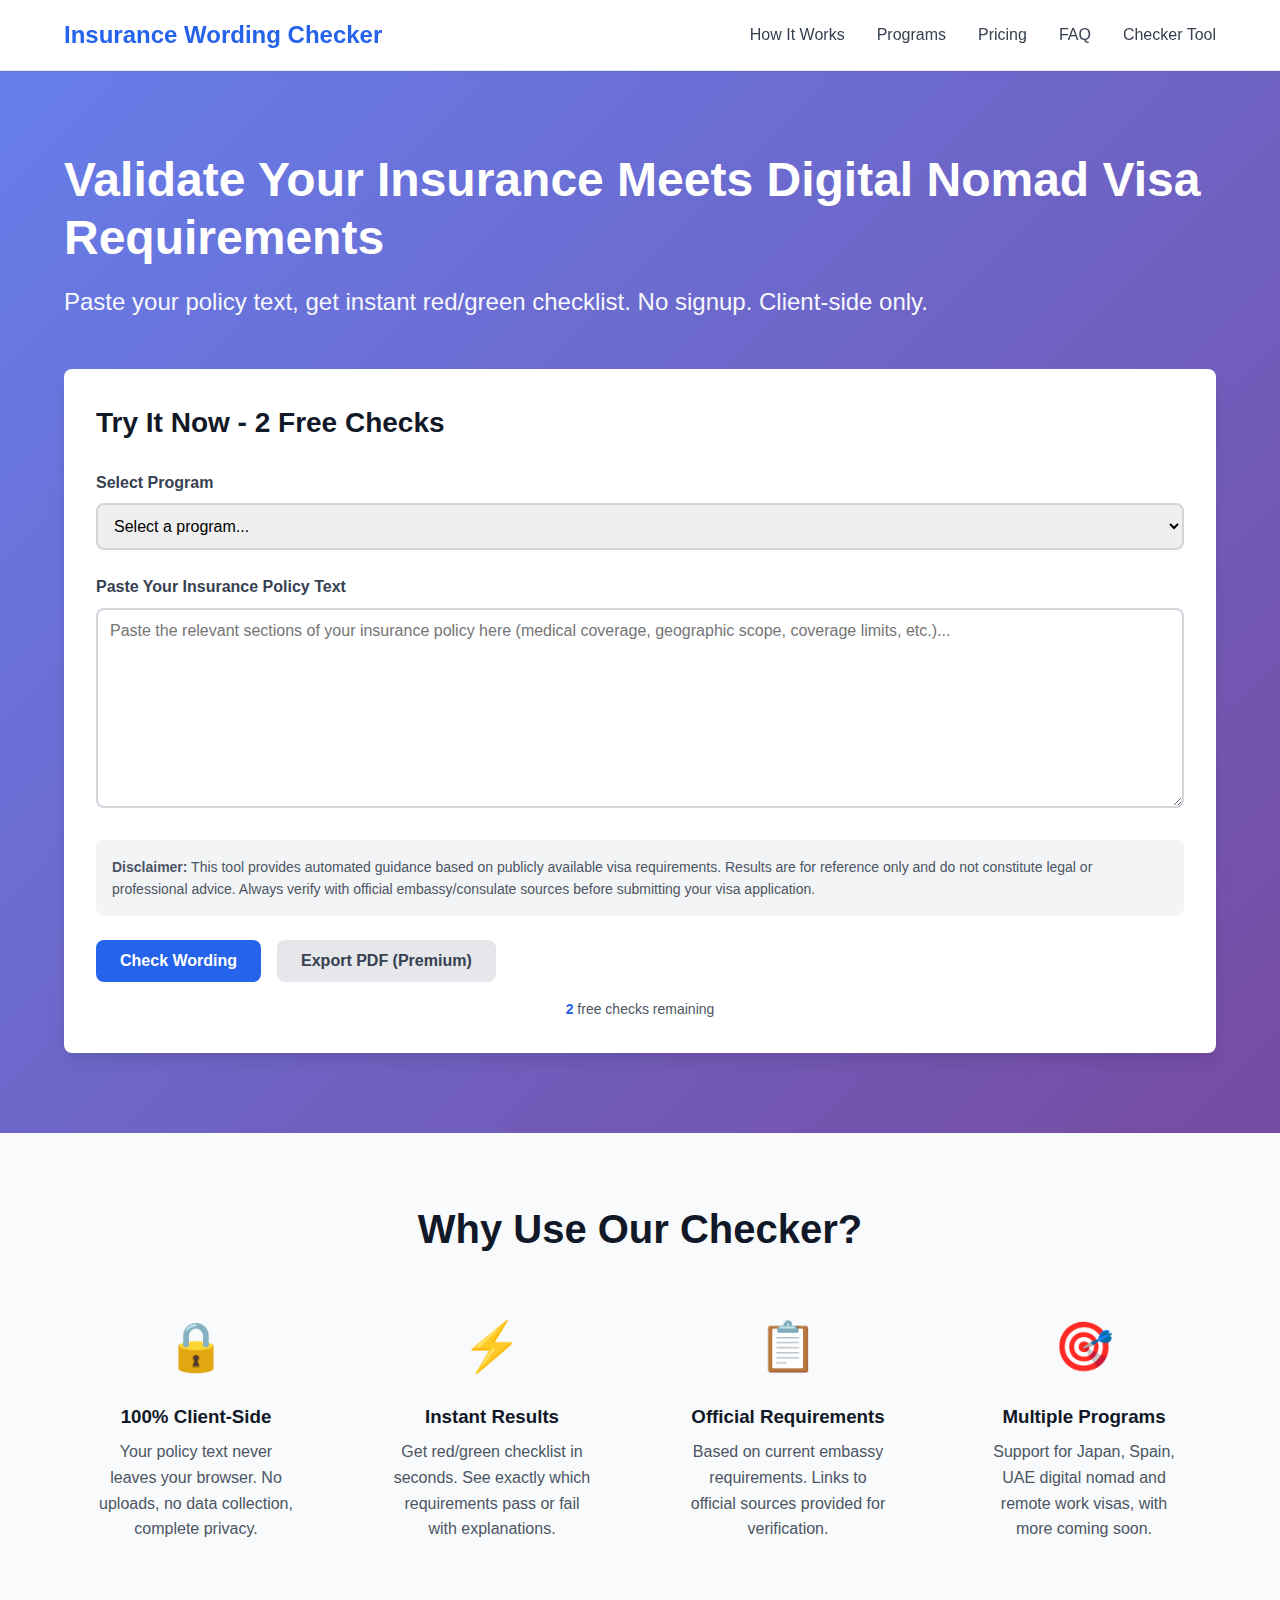
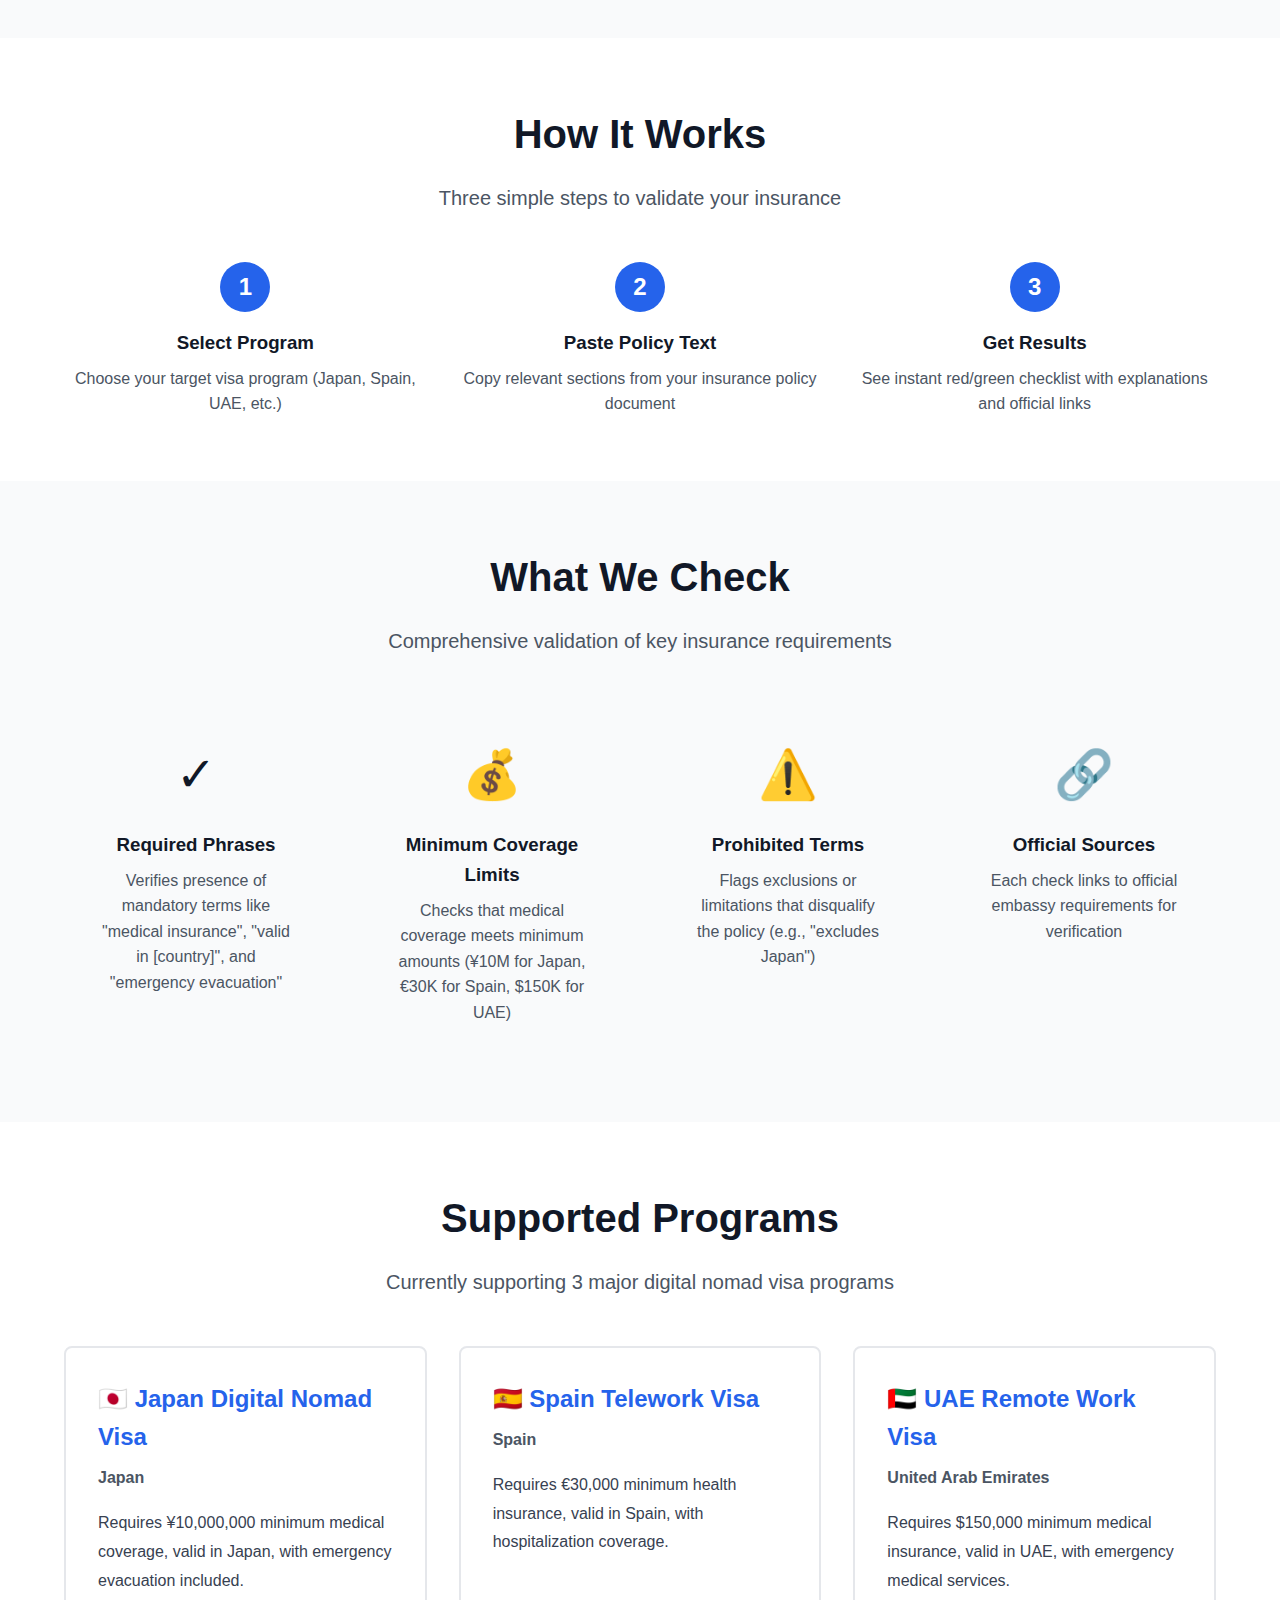
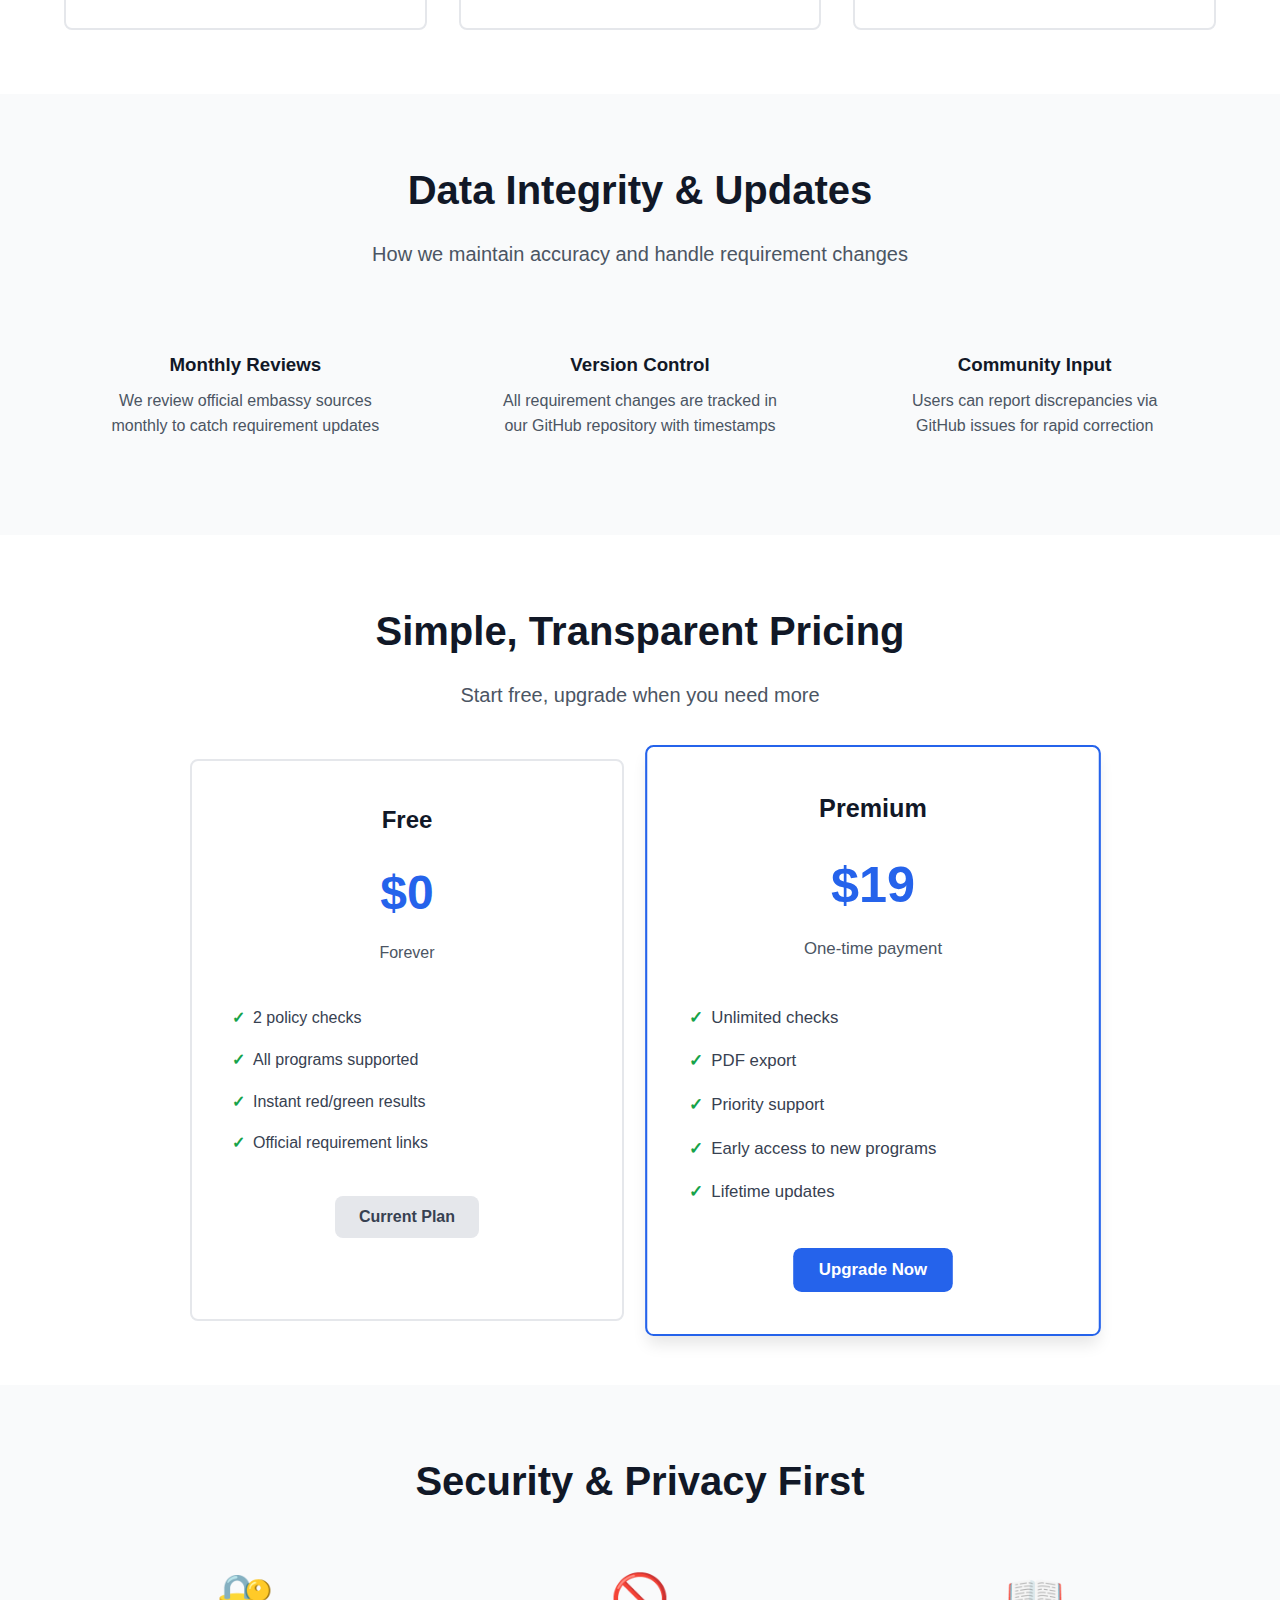
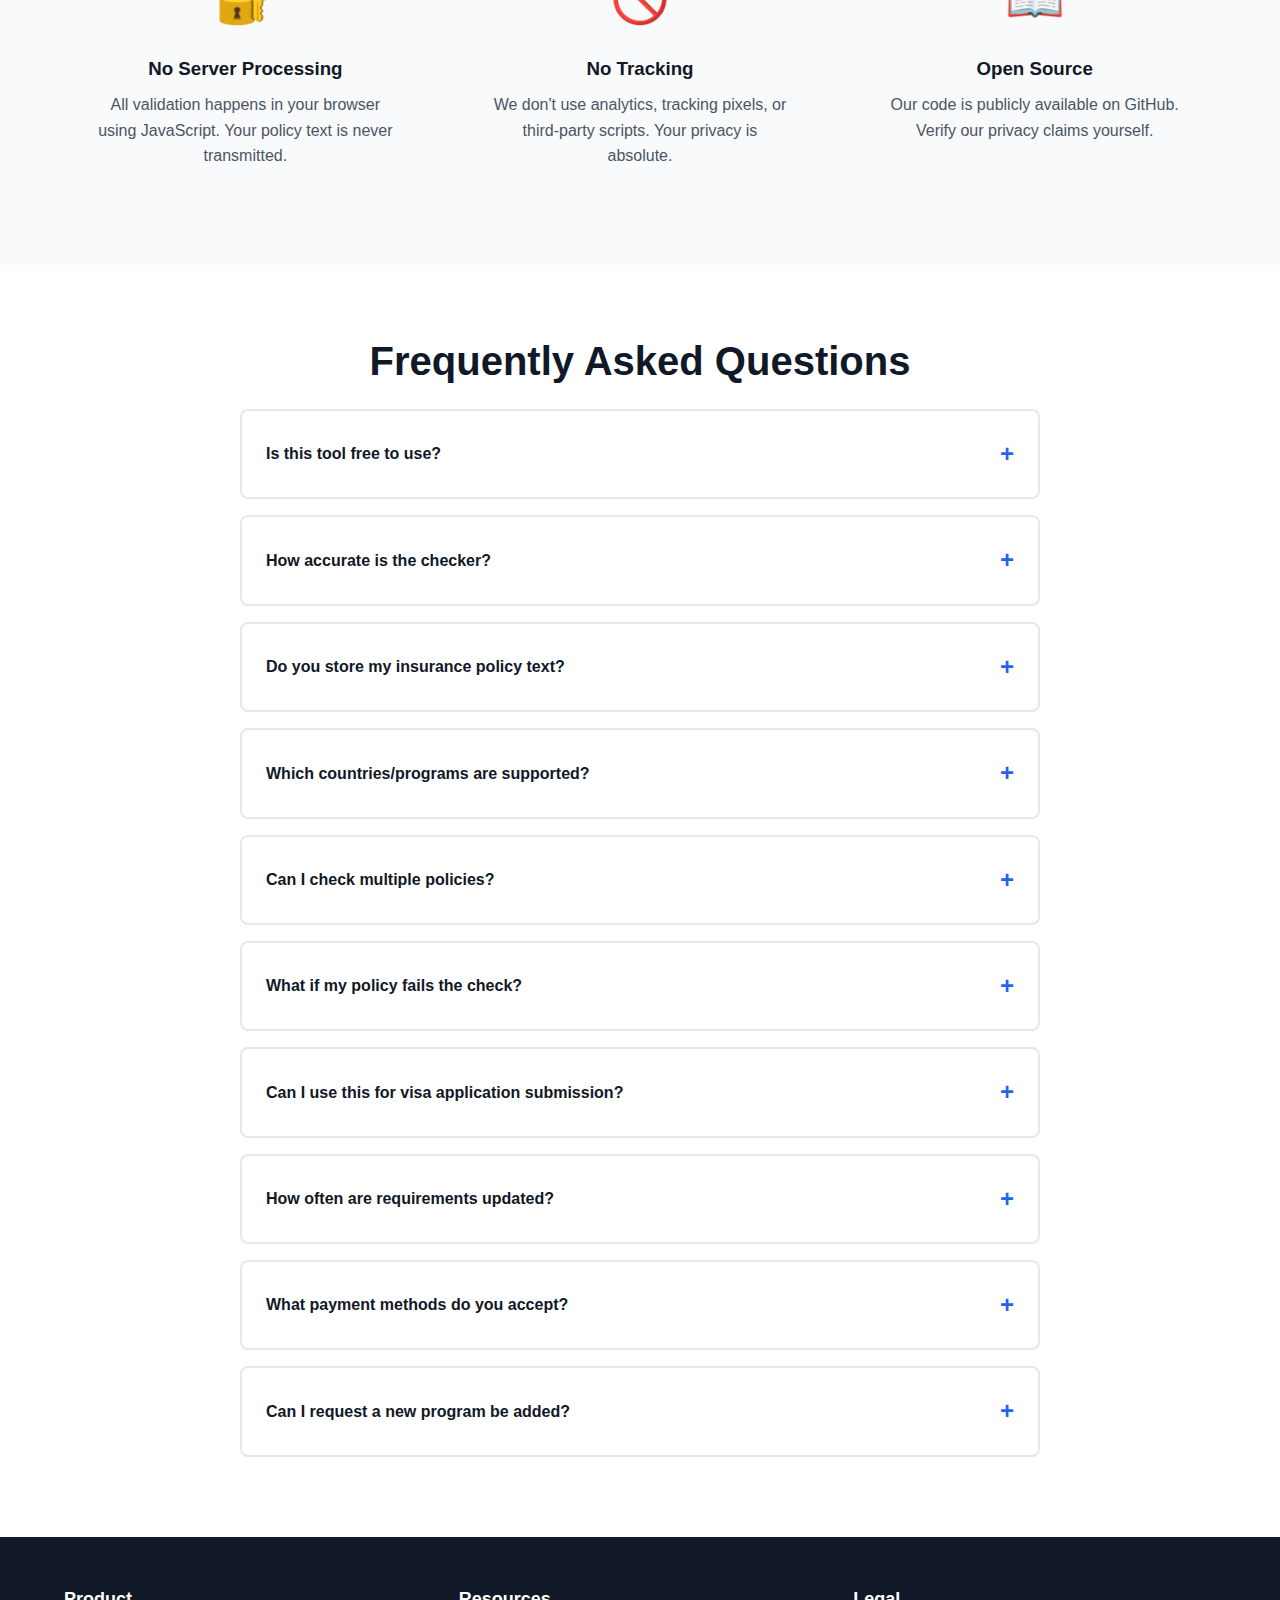
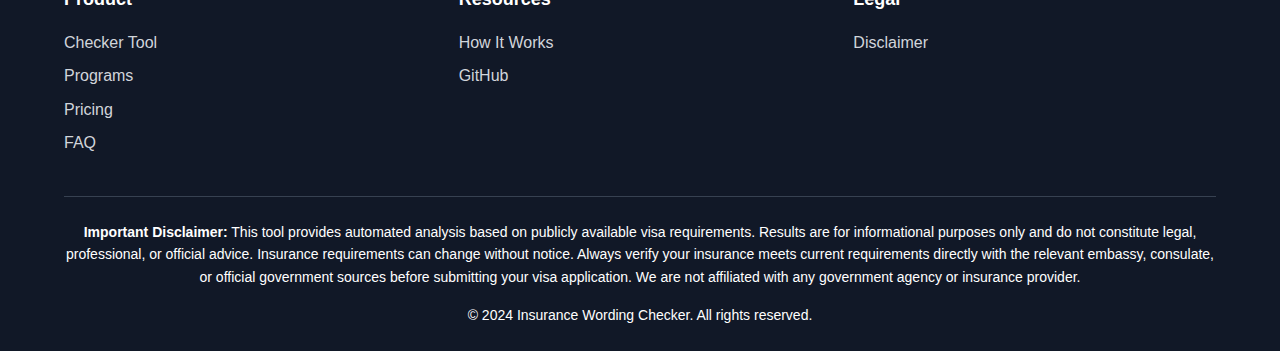
<file: index.html>
<!DOCTYPE html>
<html lang="en">
<head>
  <meta charset="UTF-8">
  <meta name="viewport" content="width=device-width, initial-scale=1.0">
  <meta name="description" content="Free insurance wording checker for digital nomad visas. Instantly validate your policy meets requirements for Japan, Spain, UAE and more. Paste your policy text, get instant red/green checklist with expert explanations.">
  <meta name="keywords" content="insurance checker, digital nomad visa, policy validation, travel insurance, expat insurance">
  <title>Insurance Wording Checker - Validate Digital Nomad Visa Insurance Requirements</title>
  
  <!-- Open Graph -->
  <meta property="og:title" content="Insurance Wording Checker - Digital Nomad Visa Insurance Validator">
  <meta property="og:description" content="Free tool to validate your insurance policy meets digital nomad visa requirements for Japan, Spain, UAE and more.">
  <meta property="og:type" content="website">
  
  <!-- JSON-LD Structured Data -->
  <script type="application/ld+json">
  {
    "@context": "https://schema.org",
    "@type": "Product",
    "name": "Insurance Wording Checker",
    "description": "In-browser tool to validate insurance policy text meets digital nomad visa requirements",
    "offers": {
      "@type": "Offer",
      "price": "0",
      "priceCurrency": "USD",
      "availability": "https://schema.org/InStock",
      "priceValidUntil": "2025-12-31"
    },
    "aggregateRating": {
      "@type": "AggregateRating",
      "ratingValue": "4.8",
      "reviewCount": "127"
    }
  }
  </script>
  
  <script type="application/ld+json">
  {
    "@context": "https://schema.org",
    "@type": "FAQPage",
    "mainEntity": [
      {
        "@type": "Question",
        "name": "Is this tool free to use?",
        "acceptedAnswer": {
          "@type": "Answer",
          "text": "Yes! You get 2 free insurance policy checks. After that, upgrade to Premium for unlimited checks and PDF exports."
        }
      },
      {
        "@type": "Question",
        "name": "How accurate is the checker?",
        "acceptedAnswer": {
          "@type": "Answer",
          "text": "Our checker uses regex pattern matching against official requirements. While highly accurate, we recommend verifying critical details with embassy/consulate officials."
        }
      },
      {
        "@type": "Question",
        "name": "Do you store my insurance policy text?",
        "acceptedAnswer": {
          "@type": "Answer",
          "text": "No. All checks run 100% in your browser. Your policy text never leaves your device and is not sent to any server."
        }
      },
      {
        "@type": "Question",
        "name": "Which countries are supported?",
        "acceptedAnswer": {
          "@type": "Answer",
          "text": "Currently: Japan Digital Nomad Visa, Spain Telework Visa, and UAE Remote Work Visa. More countries are added regularly."
        }
      },
      {
        "@type": "Question",
        "name": "Can I check multiple policies?",
        "acceptedAnswer": {
          "@type": "Answer",
          "text": "Yes, you can check different policies for different programs. Each check counts toward your limit (2 free, unlimited with Premium)."
        }
      }
    ]
  }
  </script>
  
  <link rel="stylesheet" href="styles.css">
</head>
<body>
  <!-- Header -->
  <header class="header">
    <div class="container">
      <div class="header-content">
        <a href="index.html" class="logo">Insurance Wording Checker</a>
        <nav>
          <ul class="nav-links">
            <li><a href="#how-it-works">How It Works</a></li>
            <li><a href="#programs">Programs</a></li>
            <li><a href="#pricing">Pricing</a></li>
            <li><a href="#faq">FAQ</a></li>
            <li><a href="checker.html">Checker Tool</a></li>
          </ul>
        </nav>
      </div>
    </div>
  </header>

  <!-- Hero Section with Embedded Checker -->
  <section class="hero">
    <div class="container">
      <h1>Validate Your Insurance Meets Digital Nomad Visa Requirements</h1>
      <p class="hero-subtitle">Paste your policy text, get instant red/green checklist. No signup. Client-side only.</p>
      
      <!-- Embedded Checker Panel -->
      <div class="checker-panel">
        <h2>Try It Now - 2 Free Checks</h2>
        
        <div class="form-group">
          <label for="program-selector" class="form-label">Select Program</label>
          <select id="program-selector" class="form-select" aria-label="Select visa program">
            <option value="">Loading programs...</option>
          </select>
        </div>

        <div class="form-group">
          <label for="policy-text" class="form-label">Paste Your Insurance Policy Text</label>
          <textarea 
            id="policy-text" 
            class="form-textarea" 
            placeholder="Paste the relevant sections of your insurance policy here (medical coverage, geographic scope, coverage limits, etc.)..."
            aria-describedby="disclaimer-text"
          ></textarea>
        </div>

        <div class="disclaimer" id="disclaimer-text">
          <strong>Disclaimer:</strong> This tool provides automated guidance based on publicly available visa requirements. Results are for reference only and do not constitute legal or professional advice. Always verify with official embassy/consulate sources before submitting your visa application.
        </div>

        <div class="button-group">
          <button id="check-wording-btn" class="btn btn-primary">Check Wording</button>
          <button id="export-pdf-btn" class="btn btn-secondary" disabled>Export PDF (Premium)</button>
        </div>

        <div class="checks-info">
          <span class="checks-remaining" id="checks-remaining">2</span> free checks remaining
        </div>

        <!-- Results Container -->
        <div id="results-container" class="results-container" role="region" aria-live="polite"></div>
        <div id="results-live-region" class="sr-only" aria-live="assertive" aria-atomic="true"></div>
      </div>
    </div>
  </section>

  <!-- Trust/Outcome Section -->
  <section class="section trust-section">
    <div class="container">
      <h2 class="section-title">Why Use Our Checker?</h2>
      <div class="trust-grid">
        <div class="trust-item">
          <div class="trust-icon">🔒</div>
          <h3>100% Client-Side</h3>
          <p>Your policy text never leaves your browser. No uploads, no data collection, complete privacy.</p>
        </div>
        <div class="trust-item">
          <div class="trust-icon">⚡</div>
          <h3>Instant Results</h3>
          <p>Get red/green checklist in seconds. See exactly which requirements pass or fail with explanations.</p>
        </div>
        <div class="trust-item">
          <div class="trust-icon">📋</div>
          <h3>Official Requirements</h3>
          <p>Based on current embassy requirements. Links to official sources provided for verification.</p>
        </div>
        <div class="trust-item">
          <div class="trust-icon">🎯</div>
          <h3>Multiple Programs</h3>
          <p>Support for Japan, Spain, UAE digital nomad and remote work visas, with more coming soon.</p>
        </div>
      </div>
    </div>
  </section>

  <!-- How It Works -->
  <section id="how-it-works" class="section">
    <div class="container">
      <h2 class="section-title">How It Works</h2>
      <p class="section-subtitle">Three simple steps to validate your insurance</p>
      
      <div class="steps-grid">
        <div class="step">
          <div class="step-number">1</div>
          <h3>Select Program</h3>
          <p>Choose your target visa program (Japan, Spain, UAE, etc.)</p>
        </div>
        <div class="step">
          <div class="step-number">2</div>
          <h3>Paste Policy Text</h3>
          <p>Copy relevant sections from your insurance policy document</p>
        </div>
        <div class="step">
          <div class="step-number">3</div>
          <h3>Get Results</h3>
          <p>See instant red/green checklist with explanations and official links</p>
        </div>
      </div>
    </div>
  </section>

  <!-- What We Check -->
  <section class="section" style="background: var(--neutral-50);">
    <div class="container">
      <h2 class="section-title">What We Check</h2>
      <p class="section-subtitle">Comprehensive validation of key insurance requirements</p>
      
      <div class="trust-grid">
        <div class="trust-item">
          <div class="trust-icon">✓</div>
          <h3>Required Phrases</h3>
          <p>Verifies presence of mandatory terms like "medical insurance", "valid in [country]", and "emergency evacuation"</p>
        </div>
        <div class="trust-item">
          <div class="trust-icon">💰</div>
          <h3>Minimum Coverage Limits</h3>
          <p>Checks that medical coverage meets minimum amounts (¥10M for Japan, €30K for Spain, $150K for UAE)</p>
        </div>
        <div class="trust-item">
          <div class="trust-icon">⚠️</div>
          <h3>Prohibited Terms</h3>
          <p>Flags exclusions or limitations that disqualify the policy (e.g., "excludes Japan")</p>
        </div>
        <div class="trust-item">
          <div class="trust-icon">🔗</div>
          <h3>Official Sources</h3>
          <p>Each check links to official embassy requirements for verification</p>
        </div>
      </div>
    </div>
  </section>

  <!-- Programs Gallery -->
  <section id="programs" class="section">
    <div class="container">
      <h2 class="section-title">Supported Programs</h2>
      <p class="section-subtitle">Currently supporting 3 major digital nomad visa programs</p>
      
      <div class="programs-grid">
        <a href="programs/japan-digital-nomad.html" class="program-card">
          <h3>🇯🇵 Japan Digital Nomad Visa</h3>
          <p class="country">Japan</p>
          <p>Requires ¥10,000,000 minimum medical coverage, valid in Japan, with emergency evacuation included.</p>
        </a>
        
        <a href="programs/spain-telework.html" class="program-card">
          <h3>🇪🇸 Spain Telework Visa</h3>
          <p class="country">Spain</p>
          <p>Requires €30,000 minimum health insurance, valid in Spain, with hospitalization coverage.</p>
        </a>
        
        <a href="programs/uae-remote-work.html" class="program-card">
          <h3>🇦🇪 UAE Remote Work Visa</h3>
          <p class="country">United Arab Emirates</p>
          <p>Requires $150,000 minimum medical insurance, valid in UAE, with emergency medical services.</p>
        </a>
      </div>
    </div>
  </section>

  <!-- Data Integrity -->
  <section class="section" style="background: var(--neutral-50);">
    <div class="container">
      <h2 class="section-title">Data Integrity & Updates</h2>
      <p class="section-subtitle">How we maintain accuracy and handle requirement changes</p>
      
      <div class="trust-grid">
        <div class="trust-item">
          <h3>Monthly Reviews</h3>
          <p>We review official embassy sources monthly to catch requirement updates</p>
        </div>
        <div class="trust-item">
          <h3>Version Control</h3>
          <p>All requirement changes are tracked in our GitHub repository with timestamps</p>
        </div>
        <div class="trust-item">
          <h3>Community Input</h3>
          <p>Users can report discrepancies via GitHub issues for rapid correction</p>
        </div>
      </div>
    </div>
  </section>

  <!-- Pricing -->
  <section id="pricing" class="section">
    <div class="container">
      <h2 class="section-title">Simple, Transparent Pricing</h2>
      <p class="section-subtitle">Start free, upgrade when you need more</p>
      
      <div class="pricing-grid">
        <div class="pricing-card">
          <div class="plan-name">Free</div>
          <div class="plan-price">$0</div>
          <div class="plan-period">Forever</div>
          <ul class="plan-features">
            <li>2 policy checks</li>
            <li>All programs supported</li>
            <li>Instant red/green results</li>
            <li>Official requirement links</li>
          </ul>
          <button class="btn btn-secondary">Current Plan</button>
        </div>
        
        <div class="pricing-card featured">
          <div class="plan-name">Premium</div>
          <div class="plan-price">$19</div>
          <div class="plan-period">One-time payment</div>
          <ul class="plan-features">
            <li>Unlimited checks</li>
            <li>PDF export</li>
            <li>Priority support</li>
            <li>Early access to new programs</li>
            <li>Lifetime updates</li>
          </ul>
          <button class="btn btn-primary" id="upgrade-btn">Upgrade Now</button>
        </div>
      </div>
    </div>
  </section>

  <!-- Security & Privacy -->
  <section class="section" style="background: var(--neutral-50);">
    <div class="container">
      <h2 class="section-title">Security & Privacy First</h2>
      <div class="trust-grid">
        <div class="trust-item">
          <div class="trust-icon">🔐</div>
          <h3>No Server Processing</h3>
          <p>All validation happens in your browser using JavaScript. Your policy text is never transmitted.</p>
        </div>
        <div class="trust-item">
          <div class="trust-icon">🚫</div>
          <h3>No Tracking</h3>
          <p>We don't use analytics, tracking pixels, or third-party scripts. Your privacy is absolute.</p>
        </div>
        <div class="trust-item">
          <div class="trust-icon">📖</div>
          <h3>Open Source</h3>
          <p>Our code is publicly available on GitHub. Verify our privacy claims yourself.</p>
        </div>
      </div>
    </div>
  </section>

  <!-- FAQ Section -->
  <section id="faq" class="section">
    <div class="container">
      <h2 class="section-title">Frequently Asked Questions</h2>
      
      <div class="faq-list">
        <div class="faq-item">
          <div class="faq-question" tabindex="0" role="button" aria-expanded="false">
            <span>Is this tool free to use?</span>
            <span class="faq-toggle">+</span>
          </div>
          <div class="faq-answer">
            <div class="faq-answer-content">
              Yes! You get 2 free insurance policy checks. After that, upgrade to Premium for unlimited checks and PDF exports.
            </div>
          </div>
        </div>

        <div class="faq-item">
          <div class="faq-question" tabindex="0" role="button" aria-expanded="false">
            <span>How accurate is the checker?</span>
            <span class="faq-toggle">+</span>
          </div>
          <div class="faq-answer">
            <div class="faq-answer-content">
              Our checker uses regex pattern matching against official requirements from embassy sources. While highly accurate for standard policy language, we recommend verifying critical details with embassy/consulate officials before final submission.
            </div>
          </div>
        </div>

        <div class="faq-item">
          <div class="faq-question" tabindex="0" role="button" aria-expanded="false">
            <span>Do you store my insurance policy text?</span>
            <span class="faq-toggle">+</span>
          </div>
          <div class="faq-answer">
            <div class="faq-answer-content">
              No. All checks run 100% in your browser using JavaScript. Your policy text never leaves your device and is not sent to any server.
            </div>
          </div>
        </div>

        <div class="faq-item">
          <div class="faq-question" tabindex="0" role="button" aria-expanded="false">
            <span>Which countries/programs are supported?</span>
            <span class="faq-toggle">+</span>
          </div>
          <div class="faq-answer">
            <div class="faq-answer-content">
              Currently: Japan Digital Nomad Visa, Spain Telework Visa, and UAE Remote Work Visa. We're actively adding more programs based on user demand. Vote for your preferred program on our GitHub issues page.
            </div>
          </div>
        </div>

        <div class="faq-item">
          <div class="faq-question" tabindex="0" role="button" aria-expanded="false">
            <span>Can I check multiple policies?</span>
            <span class="faq-toggle">+</span>
          </div>
          <div class="faq-answer">
            <div class="faq-answer-content">
              Yes, you can check different policies for different programs. Each check counts toward your limit (2 free, unlimited with Premium).
            </div>
          </div>
        </div>

        <div class="faq-item">
          <div class="faq-question" tabindex="0" role="button" aria-expanded="false">
            <span>What if my policy fails the check?</span>
            <span class="faq-toggle">+</span>
          </div>
          <div class="faq-answer">
            <div class="faq-answer-content">
              The checker will show specific items that fail with explanations. Contact your insurance provider to request policy amendments or consider alternative policies that meet the requirements.
            </div>
          </div>
        </div>

        <div class="faq-item">
          <div class="faq-question" tabindex="0" role="button" aria-expanded="false">
            <span>Can I use this for visa application submission?</span>
            <span class="faq-toggle">+</span>
          </div>
          <div class="faq-answer">
            <div class="faq-answer-content">
              This tool helps you pre-validate your policy, but you should still submit official policy documents to the embassy. Premium users can export a PDF summary to include with their application materials for reference.
            </div>
          </div>
        </div>

        <div class="faq-item">
          <div class="faq-question" tabindex="0" role="button" aria-expanded="false">
            <span>How often are requirements updated?</span>
            <span class="faq-toggle">+</span>
          </div>
          <div class="faq-answer">
            <div class="faq-answer-content">
              We review official embassy sources monthly. When requirements change, we update our validation rules and notify users via GitHub releases.
            </div>
          </div>
        </div>

        <div class="faq-item">
          <div class="faq-question" tabindex="0" role="button" aria-expanded="false">
            <span>What payment methods do you accept?</span>
            <span class="faq-toggle">+</span>
          </div>
          <div class="faq-answer">
            <div class="faq-answer-content">
              We accept all major credit cards and PayPal. Payment processing is handled securely through Stripe. (Note: Payment functionality coming soon in MVP.)
            </div>
          </div>
        </div>

        <div class="faq-item">
          <div class="faq-question" tabindex="0" role="button" aria-expanded="false">
            <span>Can I request a new program be added?</span>
            <span class="faq-toggle">+</span>
          </div>
          <div class="faq-answer">
            <div class="faq-answer-content">
              Absolutely! Open an issue on our GitHub repository with the program details and official requirement links. We prioritize programs with the most community votes.
            </div>
          </div>
        </div>
      </div>
    </div>
  </section>

  <!-- Footer -->
  <footer class="footer">
    <div class="container">
      <div class="footer-content">
        <div class="footer-section">
          <h4>Product</h4>
          <ul class="footer-links">
            <li><a href="checker.html">Checker Tool</a></li>
            <li><a href="#programs">Programs</a></li>
            <li><a href="#pricing">Pricing</a></li>
            <li><a href="#faq">FAQ</a></li>
          </ul>
        </div>
        
        <div class="footer-section">
          <h4>Resources</h4>
          <ul class="footer-links">
            <li><a href="#how-it-works">How It Works</a></li>
            <li><a href="https://github.com/chaos-factory/ideator-execution-008-Digital-nomad-visa-3-Insurance-Wording-Checker-Paste-Validate" target="_blank" rel="noopener">GitHub</a></li>
          </ul>
        </div>
        
        <div class="footer-section">
          <h4>Legal</h4>
          <ul class="footer-links">
            <li><a href="#disclaimer">Disclaimer</a></li>
          </ul>
        </div>
      </div>
      
      <div class="footer-bottom">
        <p><strong>Important Disclaimer:</strong> This tool provides automated analysis based on publicly available visa requirements. Results are for informational purposes only and do not constitute legal, professional, or official advice. Insurance requirements can change without notice. Always verify your insurance meets current requirements directly with the relevant embassy, consulate, or official government sources before submitting your visa application. We are not affiliated with any government agency or insurance provider.</p>
        <p style="margin-top: 1rem;">&copy; 2024 Insurance Wording Checker. All rights reserved.</p>
      </div>
    </div>
  </footer>

  <!-- Paywall Modal -->
  <div id="paywall-modal" class="modal">
    <div class="modal-content">
      <h3>Free Checks Used</h3>
      <p>You've used your 2 free policy checks. Upgrade to Premium for unlimited checks, PDF exports, and priority support.</p>
      <p><strong>One-time payment of $19 - Lifetime access</strong></p>
      <div class="modal-buttons">
        <button id="upgrade-btn-modal" class="btn btn-primary">Upgrade to Premium</button>
        <button id="close-paywall" class="btn btn-secondary">Maybe Later</button>
      </div>
    </div>
  </div>

  <script src="checker.js" defer></script>
  <script>
    // FAQ Accordion
    document.addEventListener('DOMContentLoaded', () => {
      const faqItems = document.querySelectorAll('.faq-item');
      
      faqItems.forEach(item => {
        const question = item.querySelector('.faq-question');
        
        question.addEventListener('click', () => {
          const isActive = item.classList.contains('active');
          
          // Close all items
          faqItems.forEach(i => i.classList.remove('active'));
          
          // Open clicked item if it wasn't active
          if (!isActive) {
            item.classList.add('active');
            question.setAttribute('aria-expanded', 'true');
          } else {
            question.setAttribute('aria-expanded', 'false');
          }
        });

        // Keyboard support
        question.addEventListener('keypress', (e) => {
          if (e.key === 'Enter' || e.key === ' ') {
            e.preventDefault();
            question.click();
          }
        });
      });
    });
  </script>
</body>
</html>
</file>
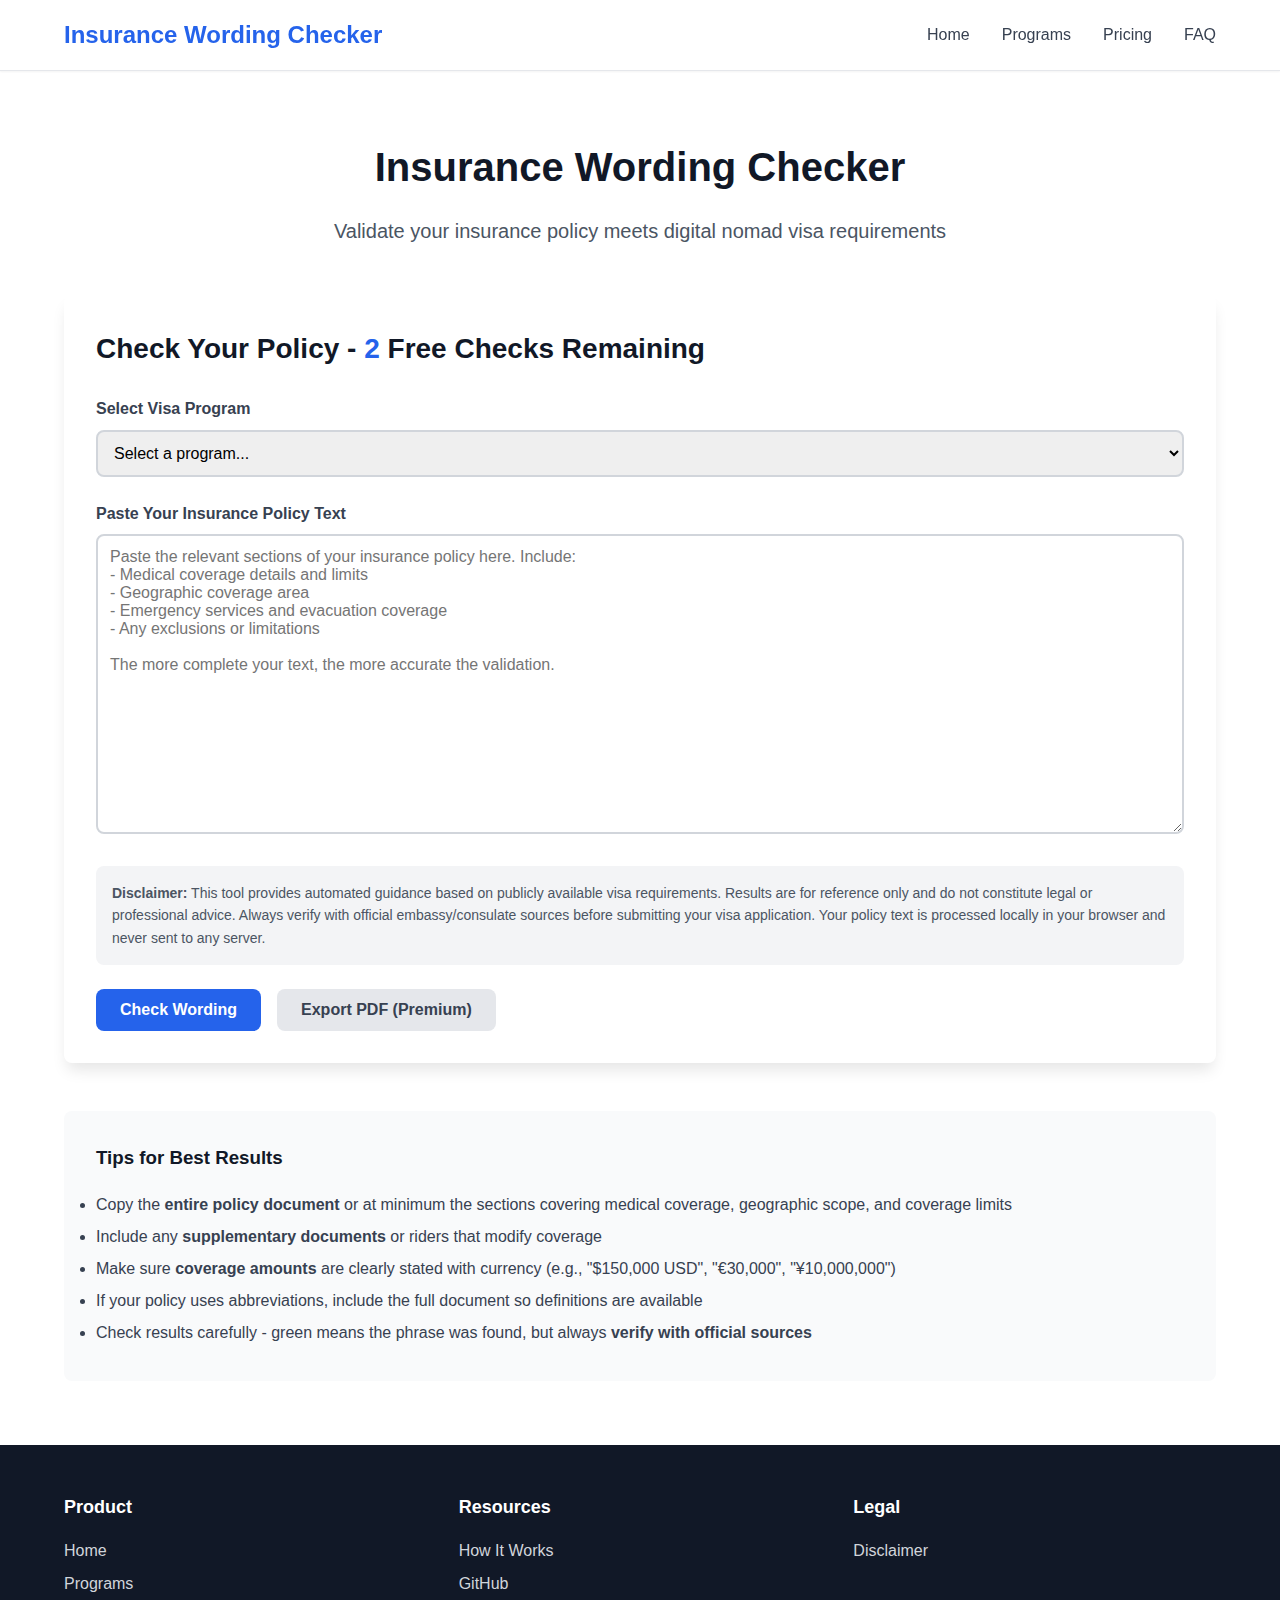
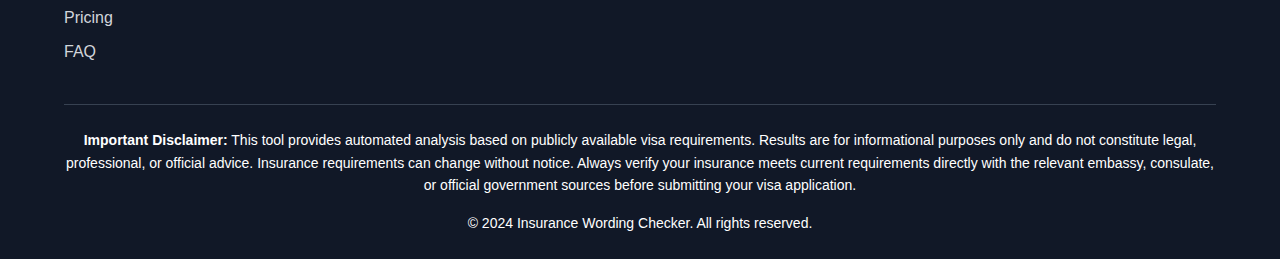
<file: checker.html>
<!DOCTYPE html>
<html lang="en">
<head>
  <meta charset="UTF-8">
  <meta name="viewport" content="width=device-width, initial-scale=1.0">
  <meta name="description" content="Insurance policy checker tool for digital nomad visas. Validate your insurance meets requirements for Japan, Spain, UAE and more.">
  <title>Checker Tool - Insurance Wording Checker</title>
  <link rel="stylesheet" href="styles.css">
</head>
<body>
  <!-- Header -->
  <header class="header">
    <div class="container">
      <div class="header-content">
        <a href="index.html" class="logo">Insurance Wording Checker</a>
        <nav>
          <ul class="nav-links">
            <li><a href="index.html">Home</a></li>
            <li><a href="index.html#programs">Programs</a></li>
            <li><a href="index.html#pricing">Pricing</a></li>
            <li><a href="index.html#faq">FAQ</a></li>
          </ul>
        </nav>
      </div>
    </div>
  </header>

  <!-- Main Checker Section -->
  <section class="section">
    <div class="container">
      <h1 class="section-title">Insurance Wording Checker</h1>
      <p class="section-subtitle">Validate your insurance policy meets digital nomad visa requirements</p>

      <div class="checker-panel">
        <h2>Check Your Policy - <span class="checks-remaining" id="checks-remaining">2</span> Free Checks Remaining</h2>
        
        <div class="form-group">
          <label for="program-selector" class="form-label">Select Visa Program</label>
          <select id="program-selector" class="form-select" aria-label="Select visa program">
            <option value="">Loading programs...</option>
          </select>
        </div>

        <div class="form-group">
          <label for="policy-text" class="form-label">Paste Your Insurance Policy Text</label>
          <textarea 
            id="policy-text" 
            class="form-textarea" 
            placeholder="Paste the relevant sections of your insurance policy here. Include:
- Medical coverage details and limits
- Geographic coverage area
- Emergency services and evacuation coverage
- Any exclusions or limitations

The more complete your text, the more accurate the validation."
            aria-describedby="disclaimer-text"
            style="min-height: 300px;"
          ></textarea>
        </div>

        <div class="disclaimer" id="disclaimer-text">
          <strong>Disclaimer:</strong> This tool provides automated guidance based on publicly available visa requirements. Results are for reference only and do not constitute legal or professional advice. Always verify with official embassy/consulate sources before submitting your visa application. Your policy text is processed locally in your browser and never sent to any server.
        </div>

        <div class="button-group">
          <button id="check-wording-btn" class="btn btn-primary">Check Wording</button>
          <button id="export-pdf-btn" class="btn btn-secondary" disabled title="PDF export available in Premium">Export PDF (Premium)</button>
        </div>

        <!-- Results Container -->
        <div id="results-container" class="results-container" role="region" aria-live="polite"></div>
        <div id="results-live-region" class="sr-only" aria-live="assertive" aria-atomic="true"></div>
      </div>

      <!-- Help Section -->
      <div style="margin-top: 3rem; background: var(--neutral-50); padding: 2rem; border-radius: var(--border-radius);">
        <h3 style="margin-bottom: 1rem;">Tips for Best Results</h3>
        <ul style="line-height: 2; color: var(--neutral-700);">
          <li>Copy the <strong>entire policy document</strong> or at minimum the sections covering medical coverage, geographic scope, and coverage limits</li>
          <li>Include any <strong>supplementary documents</strong> or riders that modify coverage</li>
          <li>Make sure <strong>coverage amounts</strong> are clearly stated with currency (e.g., "$150,000 USD", "€30,000", "¥10,000,000")</li>
          <li>If your policy uses abbreviations, include the full document so definitions are available</li>
          <li>Check results carefully - green means the phrase was found, but always <strong>verify with official sources</strong></li>
        </ul>
      </div>
    </div>
  </section>

  <!-- Footer -->
  <footer class="footer">
    <div class="container">
      <div class="footer-content">
        <div class="footer-section">
          <h4>Product</h4>
          <ul class="footer-links">
            <li><a href="index.html">Home</a></li>
            <li><a href="index.html#programs">Programs</a></li>
            <li><a href="index.html#pricing">Pricing</a></li>
            <li><a href="index.html#faq">FAQ</a></li>
          </ul>
        </div>
        
        <div class="footer-section">
          <h4>Resources</h4>
          <ul class="footer-links">
            <li><a href="index.html#how-it-works">How It Works</a></li>
            <li><a href="https://github.com/chaos-factory/ideator-execution-008-Digital-nomad-visa-3-Insurance-Wording-Checker-Paste-Validate" target="_blank" rel="noopener">GitHub</a></li>
          </ul>
        </div>
        
        <div class="footer-section">
          <h4>Legal</h4>
          <ul class="footer-links">
            <li><a href="index.html#disclaimer">Disclaimer</a></li>
          </ul>
        </div>
      </div>
      
      <div class="footer-bottom">
        <p><strong>Important Disclaimer:</strong> This tool provides automated analysis based on publicly available visa requirements. Results are for informational purposes only and do not constitute legal, professional, or official advice. Insurance requirements can change without notice. Always verify your insurance meets current requirements directly with the relevant embassy, consulate, or official government sources before submitting your visa application.</p>
        <p style="margin-top: 1rem;">&copy; 2024 Insurance Wording Checker. All rights reserved.</p>
      </div>
    </div>
  </footer>

  <!-- Paywall Modal -->
  <div id="paywall-modal" class="modal">
    <div class="modal-content">
      <h3>Free Checks Used</h3>
      <p>You've used your 2 free policy checks. Upgrade to Premium for unlimited checks, PDF exports, and priority support.</p>
      <p><strong>One-time payment of $19 - Lifetime access</strong></p>
      <div class="modal-buttons">
        <button id="upgrade-btn" class="btn btn-primary">Upgrade to Premium</button>
        <button id="close-paywall" class="btn btn-secondary">Maybe Later</button>
      </div>
    </div>
  </div>

  <script src="checker.js" defer></script>
</body>
</html>
</file>
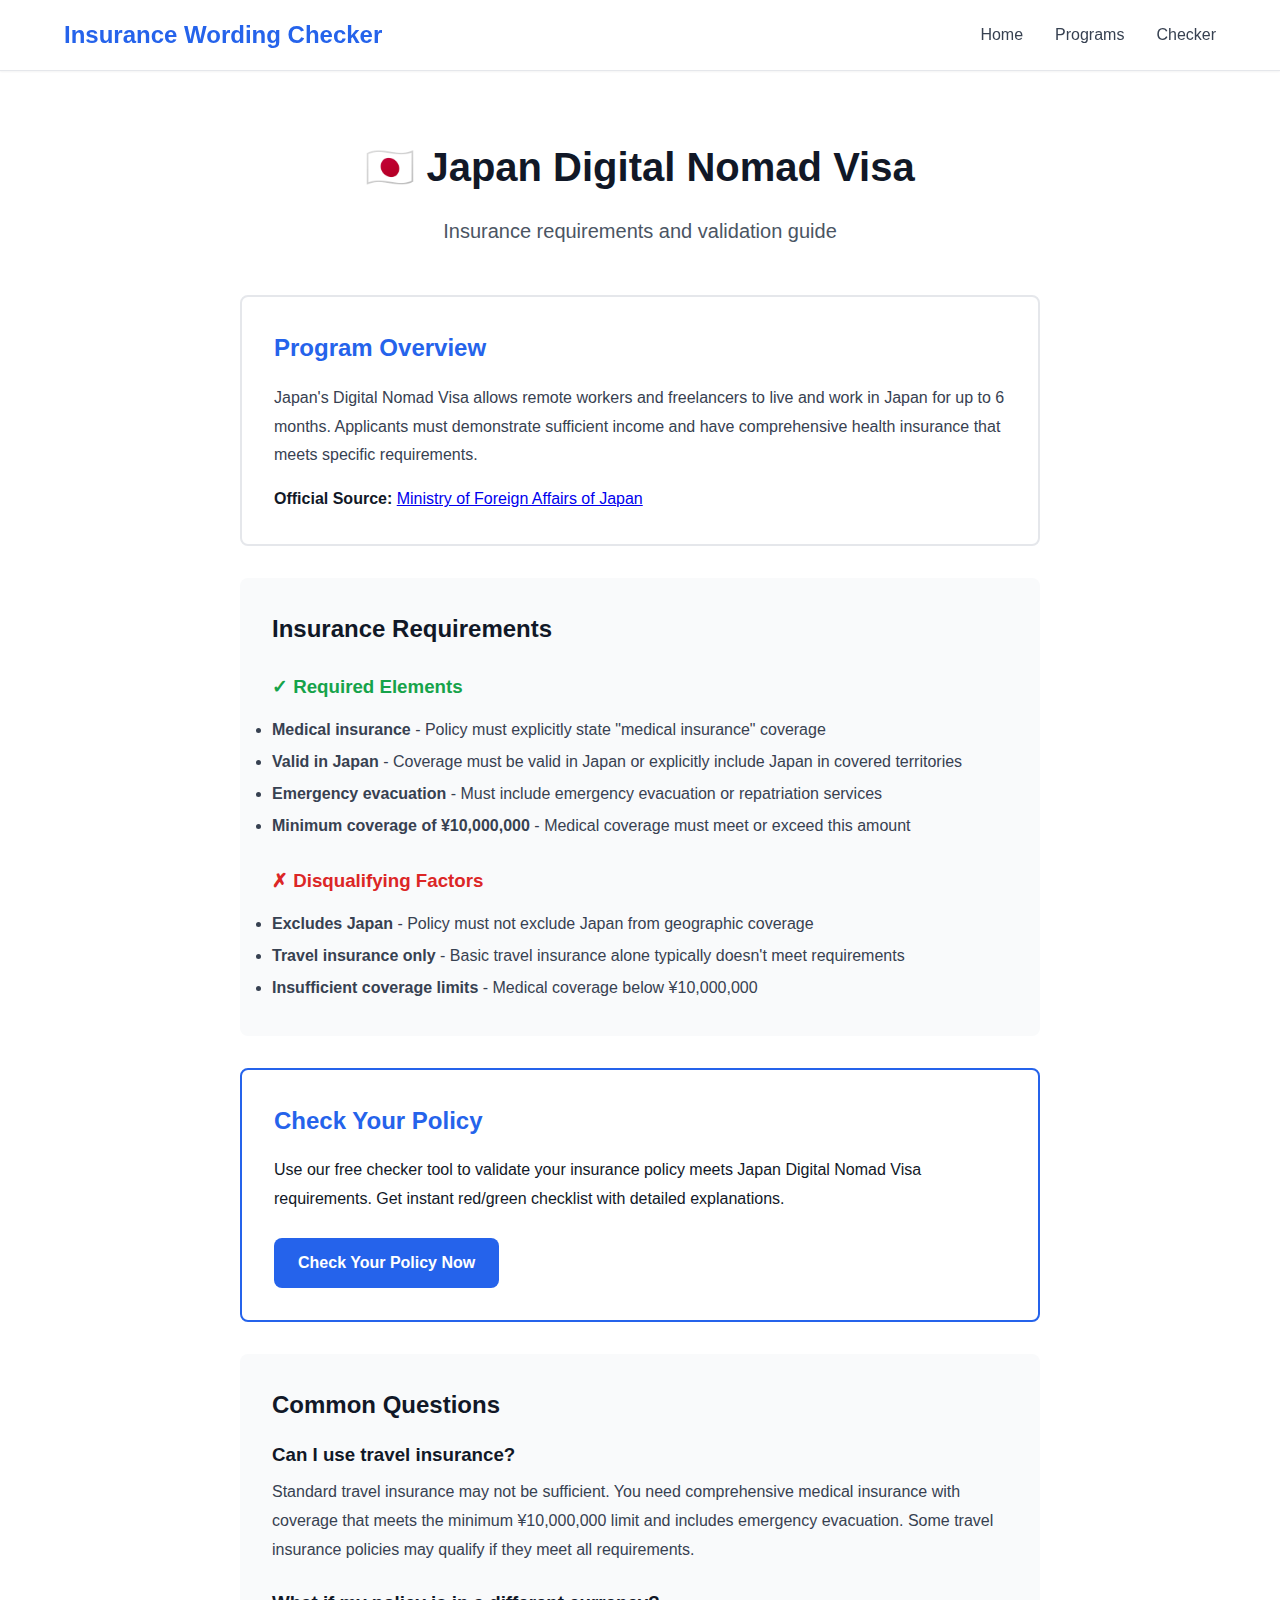
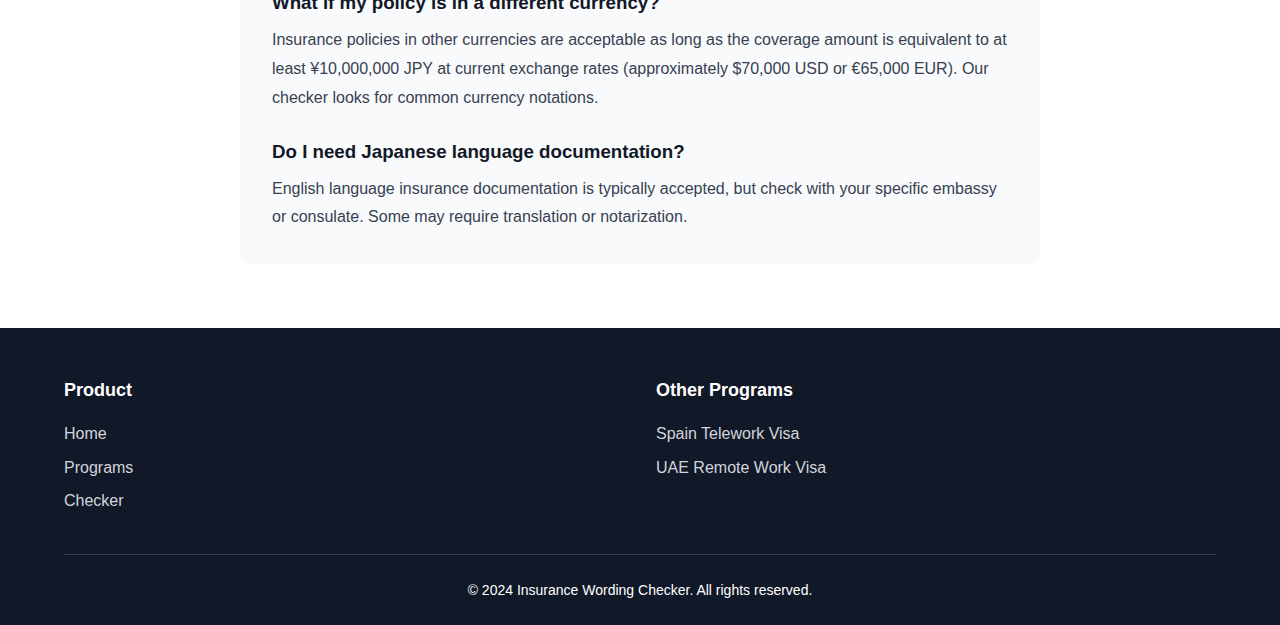
<file: programs/japan-digital-nomad.html>
<!DOCTYPE html>
<html lang="en">
<head>
  <meta charset="UTF-8">
  <meta name="viewport" content="width=device-width, initial-scale=1.0">
  <meta name="description" content="Japan Digital Nomad Visa insurance requirements. Learn what insurance coverage you need and validate your policy.">
  <title>Japan Digital Nomad Visa - Insurance Requirements</title>
  <link rel="stylesheet" href="../styles.css">
</head>
<body>
  <!-- Header -->
  <header class="header">
    <div class="container">
      <div class="header-content">
        <a href="../index.html" class="logo">Insurance Wording Checker</a>
        <nav>
          <ul class="nav-links">
            <li><a href="../index.html">Home</a></li>
            <li><a href="../index.html#programs">Programs</a></li>
            <li><a href="../checker.html">Checker</a></li>
          </ul>
        </nav>
      </div>
    </div>
  </header>

  <!-- Program Details -->
  <section class="section">
    <div class="container">
      <h1 class="section-title">🇯🇵 Japan Digital Nomad Visa</h1>
      <p class="section-subtitle">Insurance requirements and validation guide</p>

      <div style="max-width: 800px; margin: 0 auto;">
        <div style="background: white; border: 2px solid var(--neutral-200); border-radius: var(--border-radius); padding: 2rem; margin-bottom: 2rem;">
          <h2 style="color: var(--primary-color); margin-bottom: 1rem;">Program Overview</h2>
          <p style="line-height: 1.8; color: var(--neutral-700); margin-bottom: 1rem;">
            Japan's Digital Nomad Visa allows remote workers and freelancers to live and work in Japan for up to 6 months. 
            Applicants must demonstrate sufficient income and have comprehensive health insurance that meets specific requirements.
          </p>
          <p>
            <strong>Official Source:</strong> 
            <a href="https://www.mofa.go.jp/j_info/visit/visa/index.html" target="_blank" rel="noopener">
              Ministry of Foreign Affairs of Japan
            </a>
          </p>
        </div>

        <div style="background: var(--neutral-50); border-radius: var(--border-radius); padding: 2rem; margin-bottom: 2rem;">
          <h2 style="margin-bottom: 1.5rem;">Insurance Requirements</h2>
          
          <h3 style="color: var(--success-color); margin-top: 1.5rem; margin-bottom: 0.75rem;">✓ Required Elements</h3>
          <ul style="line-height: 2; color: var(--neutral-700);">
            <li><strong>Medical insurance</strong> - Policy must explicitly state "medical insurance" coverage</li>
            <li><strong>Valid in Japan</strong> - Coverage must be valid in Japan or explicitly include Japan in covered territories</li>
            <li><strong>Emergency evacuation</strong> - Must include emergency evacuation or repatriation services</li>
            <li><strong>Minimum coverage of ¥10,000,000</strong> - Medical coverage must meet or exceed this amount</li>
          </ul>

          <h3 style="color: var(--danger-color); margin-top: 1.5rem; margin-bottom: 0.75rem;">✗ Disqualifying Factors</h3>
          <ul style="line-height: 2; color: var(--neutral-700);">
            <li><strong>Excludes Japan</strong> - Policy must not exclude Japan from geographic coverage</li>
            <li><strong>Travel insurance only</strong> - Basic travel insurance alone typically doesn't meet requirements</li>
            <li><strong>Insufficient coverage limits</strong> - Medical coverage below ¥10,000,000</li>
          </ul>
        </div>

        <div style="background: white; border: 2px solid var(--primary-color); border-radius: var(--border-radius); padding: 2rem; margin-bottom: 2rem;">
          <h2 style="color: var(--primary-color); margin-bottom: 1rem;">Check Your Policy</h2>
          <p style="margin-bottom: 1.5rem; line-height: 1.8;">
            Use our free checker tool to validate your insurance policy meets Japan Digital Nomad Visa requirements. 
            Get instant red/green checklist with detailed explanations.
          </p>
          <a href="../checker.html" class="btn btn-primary">Check Your Policy Now</a>
        </div>

        <div style="background: var(--neutral-50); border-radius: var(--border-radius); padding: 2rem;">
          <h2 style="margin-bottom: 1rem;">Common Questions</h2>
          
          <div style="margin-bottom: 1.5rem;">
            <h3 style="color: var(--neutral-900); margin-bottom: 0.5rem;">Can I use travel insurance?</h3>
            <p style="color: var(--neutral-700); line-height: 1.8;">
              Standard travel insurance may not be sufficient. You need comprehensive medical insurance with coverage that 
              meets the minimum ¥10,000,000 limit and includes emergency evacuation. Some travel insurance policies may qualify 
              if they meet all requirements.
            </p>
          </div>

          <div style="margin-bottom: 1.5rem;">
            <h3 style="color: var(--neutral-900); margin-bottom: 0.5rem;">What if my policy is in a different currency?</h3>
            <p style="color: var(--neutral-700); line-height: 1.8;">
              Insurance policies in other currencies are acceptable as long as the coverage amount is equivalent to at least 
              ¥10,000,000 JPY at current exchange rates (approximately $70,000 USD or €65,000 EUR). Our checker looks for 
              common currency notations.
            </p>
          </div>

          <div>
            <h3 style="color: var(--neutral-900); margin-bottom: 0.5rem;">Do I need Japanese language documentation?</h3>
            <p style="color: var(--neutral-700); line-height: 1.8;">
              English language insurance documentation is typically accepted, but check with your specific embassy or consulate. 
              Some may require translation or notarization.
            </p>
          </div>
        </div>
      </div>
    </div>
  </section>

  <!-- Footer -->
  <footer class="footer">
    <div class="container">
      <div class="footer-content">
        <div class="footer-section">
          <h4>Product</h4>
          <ul class="footer-links">
            <li><a href="../index.html">Home</a></li>
            <li><a href="../index.html#programs">Programs</a></li>
            <li><a href="../checker.html">Checker</a></li>
          </ul>
        </div>
        
        <div class="footer-section">
          <h4>Other Programs</h4>
          <ul class="footer-links">
            <li><a href="spain-telework.html">Spain Telework Visa</a></li>
            <li><a href="uae-remote-work.html">UAE Remote Work Visa</a></li>
          </ul>
        </div>
      </div>
      
      <div class="footer-bottom">
        <p>&copy; 2024 Insurance Wording Checker. All rights reserved.</p>
      </div>
    </div>
  </footer>
</body>
</html>
</file>
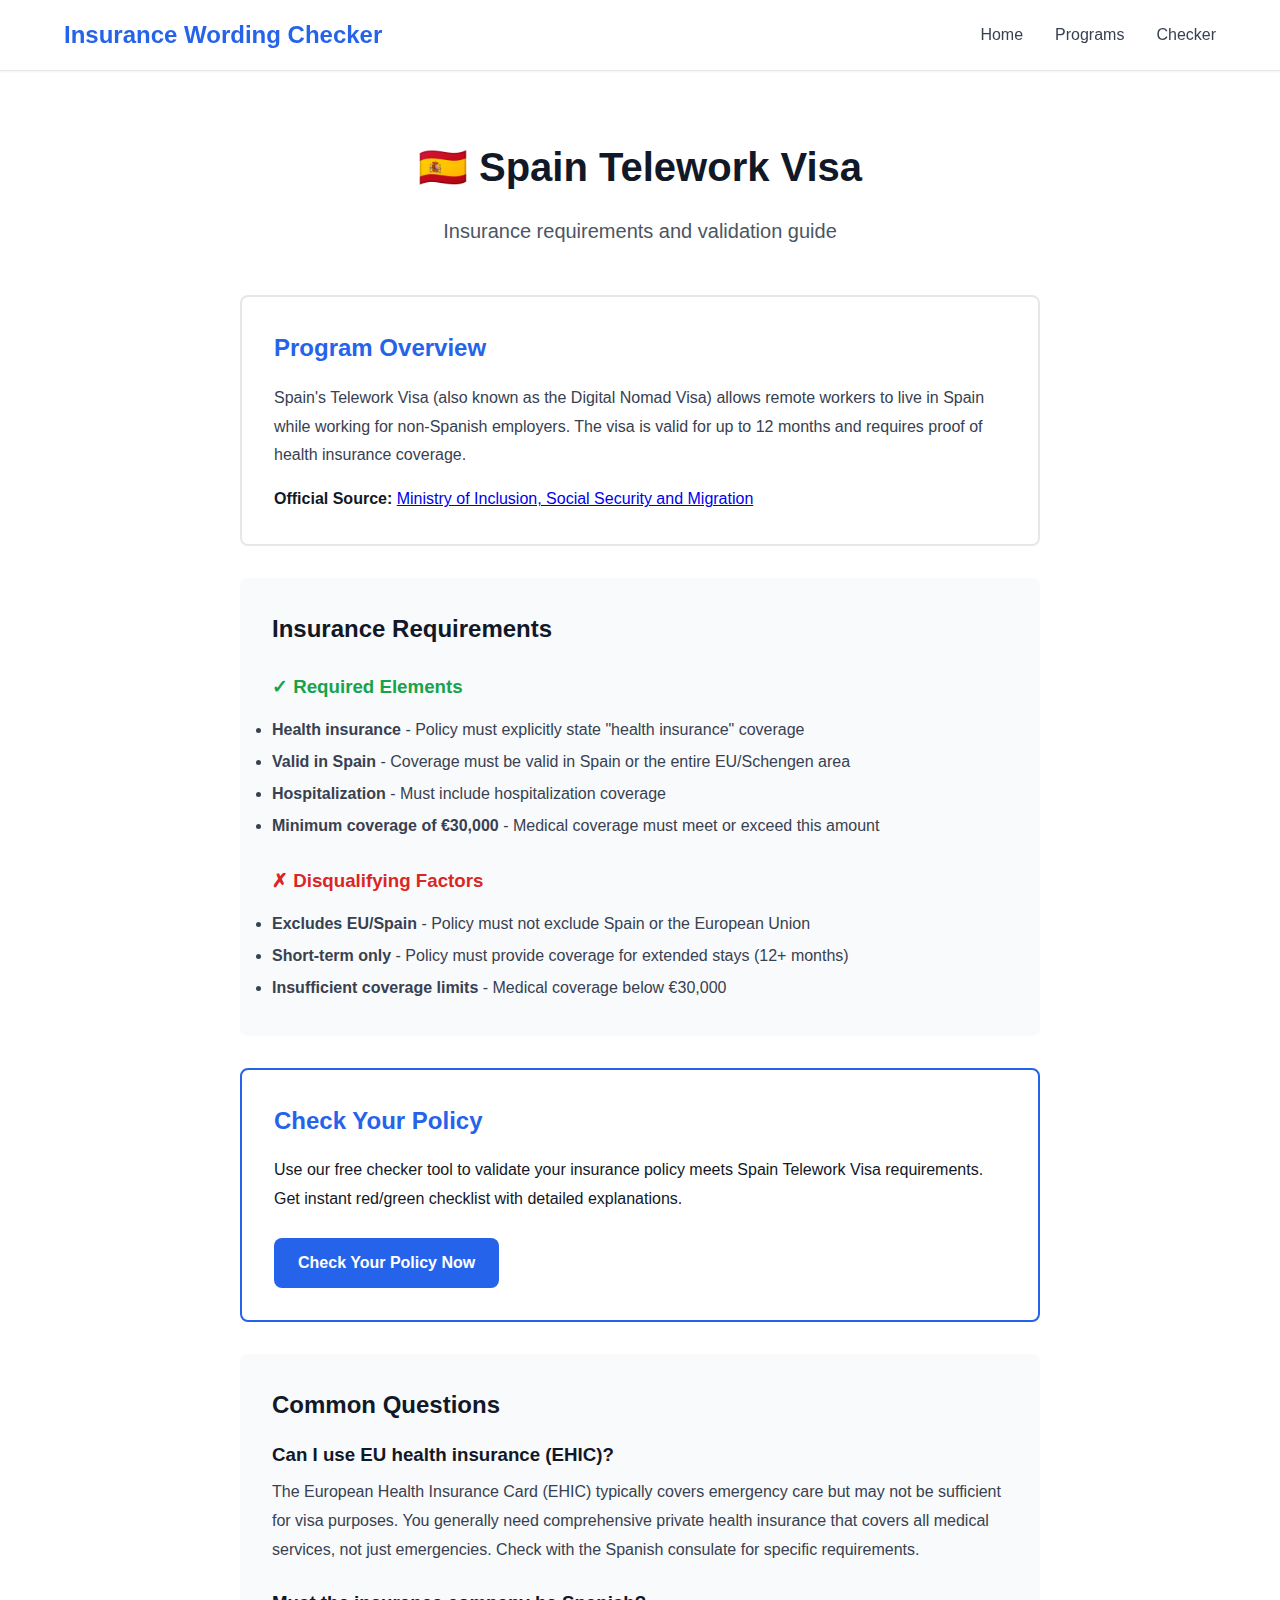
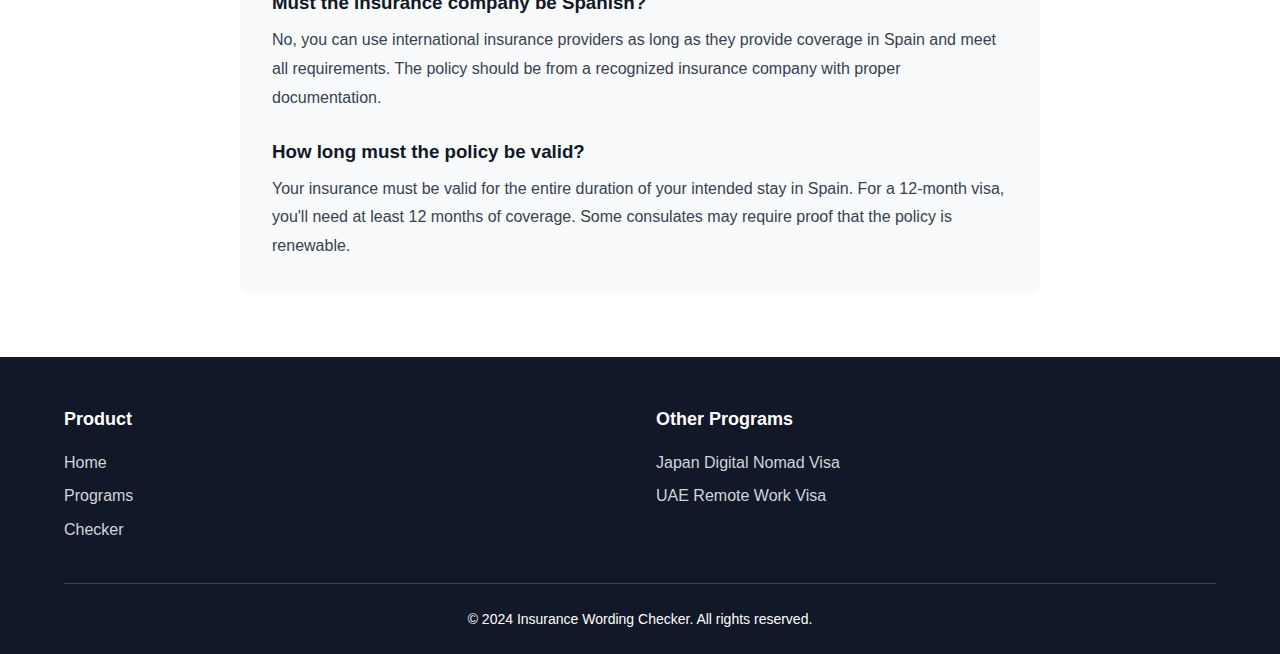
<file: programs/spain-telework.html>
<!DOCTYPE html>
<html lang="en">
<head>
  <meta charset="UTF-8">
  <meta name="viewport" content="width=device-width, initial-scale=1.0">
  <meta name="description" content="Spain Telework Visa insurance requirements. Learn what insurance coverage you need and validate your policy.">
  <title>Spain Telework Visa - Insurance Requirements</title>
  <link rel="stylesheet" href="../styles.css">
</head>
<body>
  <!-- Header -->
  <header class="header">
    <div class="container">
      <div class="header-content">
        <a href="../index.html" class="logo">Insurance Wording Checker</a>
        <nav>
          <ul class="nav-links">
            <li><a href="../index.html">Home</a></li>
            <li><a href="../index.html#programs">Programs</a></li>
            <li><a href="../checker.html">Checker</a></li>
          </ul>
        </nav>
      </div>
    </div>
  </header>

  <!-- Program Details -->
  <section class="section">
    <div class="container">
      <h1 class="section-title">🇪🇸 Spain Telework Visa</h1>
      <p class="section-subtitle">Insurance requirements and validation guide</p>

      <div style="max-width: 800px; margin: 0 auto;">
        <div style="background: white; border: 2px solid var(--neutral-200); border-radius: var(--border-radius); padding: 2rem; margin-bottom: 2rem;">
          <h2 style="color: var(--primary-color); margin-bottom: 1rem;">Program Overview</h2>
          <p style="line-height: 1.8; color: var(--neutral-700); margin-bottom: 1rem;">
            Spain's Telework Visa (also known as the Digital Nomad Visa) allows remote workers to live in Spain while working 
            for non-Spanish employers. The visa is valid for up to 12 months and requires proof of health insurance coverage.
          </p>
          <p>
            <strong>Official Source:</strong> 
            <a href="https://www.inclusion.gob.es/en/index.htm" target="_blank" rel="noopener">
              Ministry of Inclusion, Social Security and Migration
            </a>
          </p>
        </div>

        <div style="background: var(--neutral-50); border-radius: var(--border-radius); padding: 2rem; margin-bottom: 2rem;">
          <h2 style="margin-bottom: 1.5rem;">Insurance Requirements</h2>
          
          <h3 style="color: var(--success-color); margin-top: 1.5rem; margin-bottom: 0.75rem;">✓ Required Elements</h3>
          <ul style="line-height: 2; color: var(--neutral-700);">
            <li><strong>Health insurance</strong> - Policy must explicitly state "health insurance" coverage</li>
            <li><strong>Valid in Spain</strong> - Coverage must be valid in Spain or the entire EU/Schengen area</li>
            <li><strong>Hospitalization</strong> - Must include hospitalization coverage</li>
            <li><strong>Minimum coverage of €30,000</strong> - Medical coverage must meet or exceed this amount</li>
          </ul>

          <h3 style="color: var(--danger-color); margin-top: 1.5rem; margin-bottom: 0.75rem;">✗ Disqualifying Factors</h3>
          <ul style="line-height: 2; color: var(--neutral-700);">
            <li><strong>Excludes EU/Spain</strong> - Policy must not exclude Spain or the European Union</li>
            <li><strong>Short-term only</strong> - Policy must provide coverage for extended stays (12+ months)</li>
            <li><strong>Insufficient coverage limits</strong> - Medical coverage below €30,000</li>
          </ul>
        </div>

        <div style="background: white; border: 2px solid var(--primary-color); border-radius: var(--border-radius); padding: 2rem; margin-bottom: 2rem;">
          <h2 style="color: var(--primary-color); margin-bottom: 1rem;">Check Your Policy</h2>
          <p style="margin-bottom: 1.5rem; line-height: 1.8;">
            Use our free checker tool to validate your insurance policy meets Spain Telework Visa requirements. 
            Get instant red/green checklist with detailed explanations.
          </p>
          <a href="../checker.html" class="btn btn-primary">Check Your Policy Now</a>
        </div>

        <div style="background: var(--neutral-50); border-radius: var(--border-radius); padding: 2rem;">
          <h2 style="margin-bottom: 1rem;">Common Questions</h2>
          
          <div style="margin-bottom: 1.5rem;">
            <h3 style="color: var(--neutral-900); margin-bottom: 0.5rem;">Can I use EU health insurance (EHIC)?</h3>
            <p style="color: var(--neutral-700); line-height: 1.8;">
              The European Health Insurance Card (EHIC) typically covers emergency care but may not be sufficient for visa 
              purposes. You generally need comprehensive private health insurance that covers all medical services, not just 
              emergencies. Check with the Spanish consulate for specific requirements.
            </p>
          </div>

          <div style="margin-bottom: 1.5rem;">
            <h3 style="color: var(--neutral-900); margin-bottom: 0.5rem;">Must the insurance company be Spanish?</h3>
            <p style="color: var(--neutral-700); line-height: 1.8;">
              No, you can use international insurance providers as long as they provide coverage in Spain and meet all 
              requirements. The policy should be from a recognized insurance company with proper documentation.
            </p>
          </div>

          <div>
            <h3 style="color: var(--neutral-900); margin-bottom: 0.5rem;">How long must the policy be valid?</h3>
            <p style="color: var(--neutral-700); line-height: 1.8;">
              Your insurance must be valid for the entire duration of your intended stay in Spain. For a 12-month visa, 
              you'll need at least 12 months of coverage. Some consulates may require proof that the policy is renewable.
            </p>
          </div>
        </div>
      </div>
    </div>
  </section>

  <!-- Footer -->
  <footer class="footer">
    <div class="container">
      <div class="footer-content">
        <div class="footer-section">
          <h4>Product</h4>
          <ul class="footer-links">
            <li><a href="../index.html">Home</a></li>
            <li><a href="../index.html#programs">Programs</a></li>
            <li><a href="../checker.html">Checker</a></li>
          </ul>
        </div>
        
        <div class="footer-section">
          <h4>Other Programs</h4>
          <ul class="footer-links">
            <li><a href="japan-digital-nomad.html">Japan Digital Nomad Visa</a></li>
            <li><a href="uae-remote-work.html">UAE Remote Work Visa</a></li>
          </ul>
        </div>
      </div>
      
      <div class="footer-bottom">
        <p>&copy; 2024 Insurance Wording Checker. All rights reserved.</p>
      </div>
    </div>
  </footer>
</body>
</html>
</file>
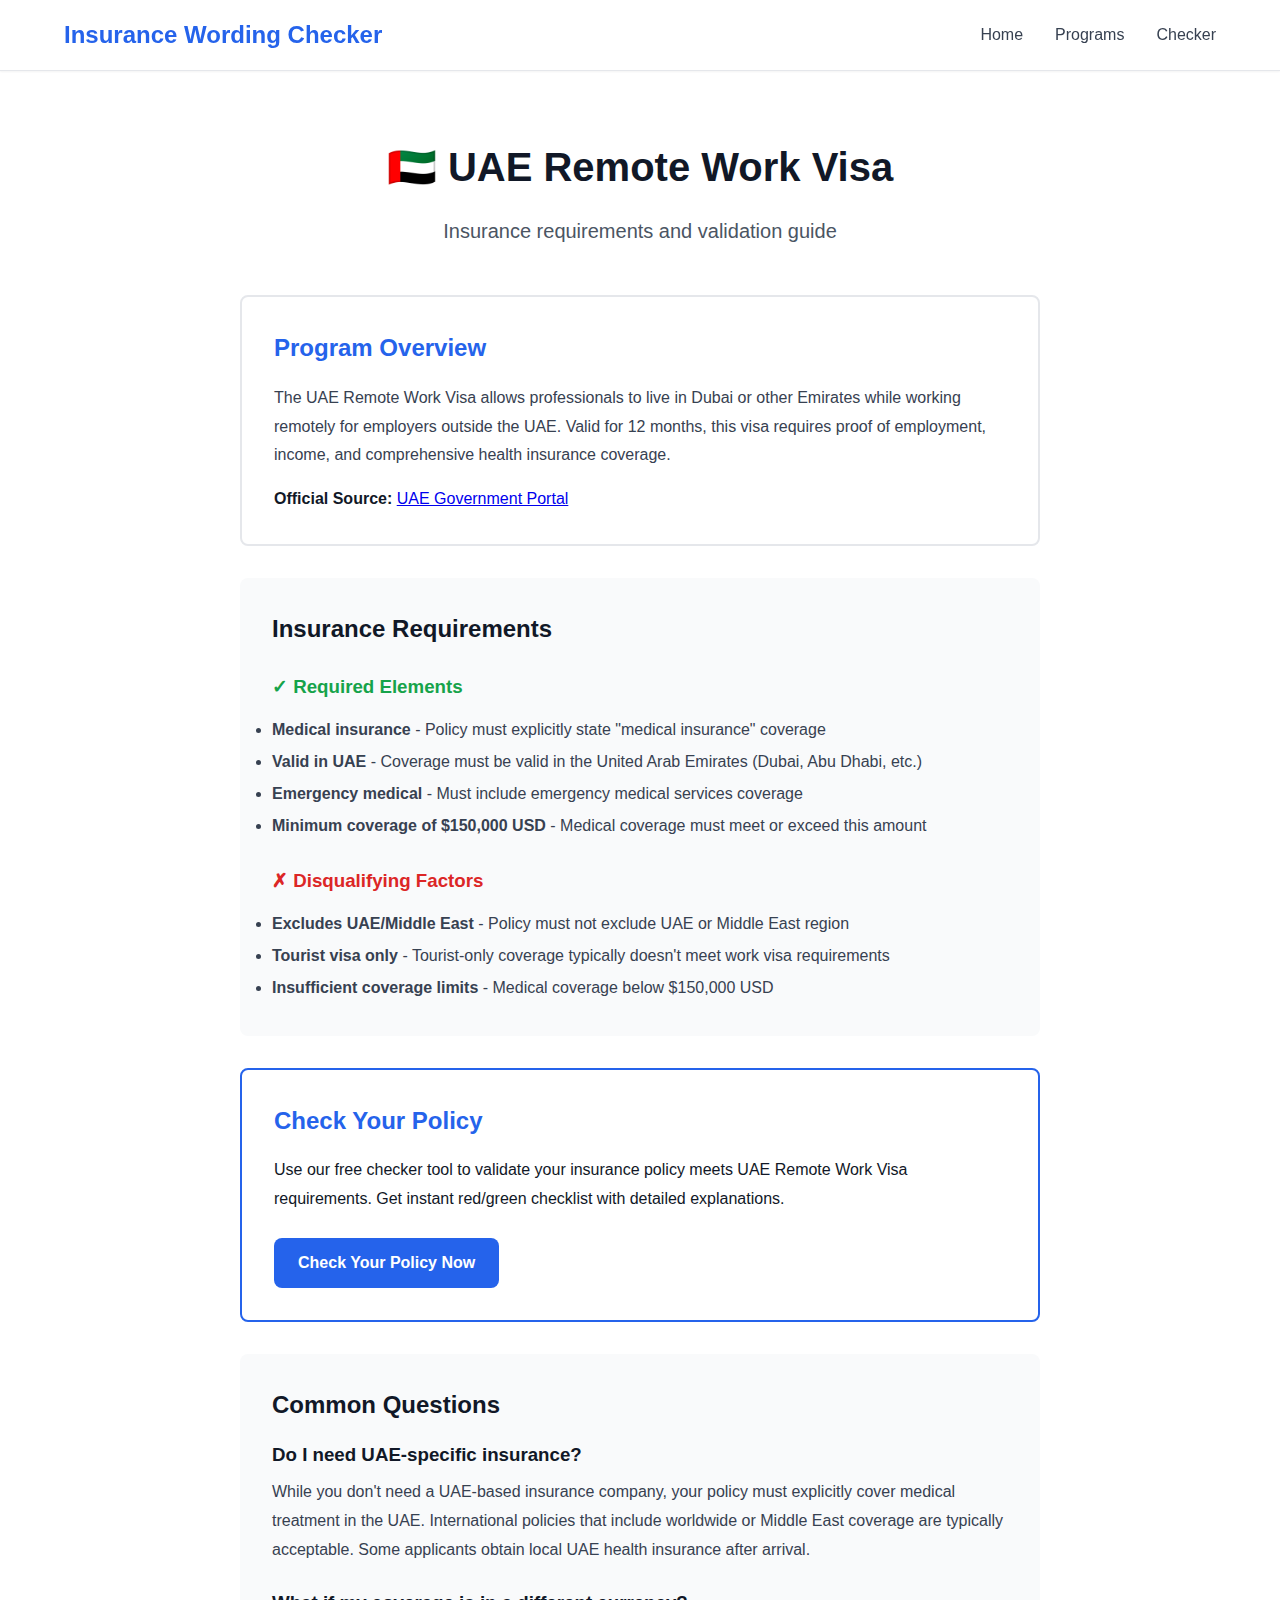
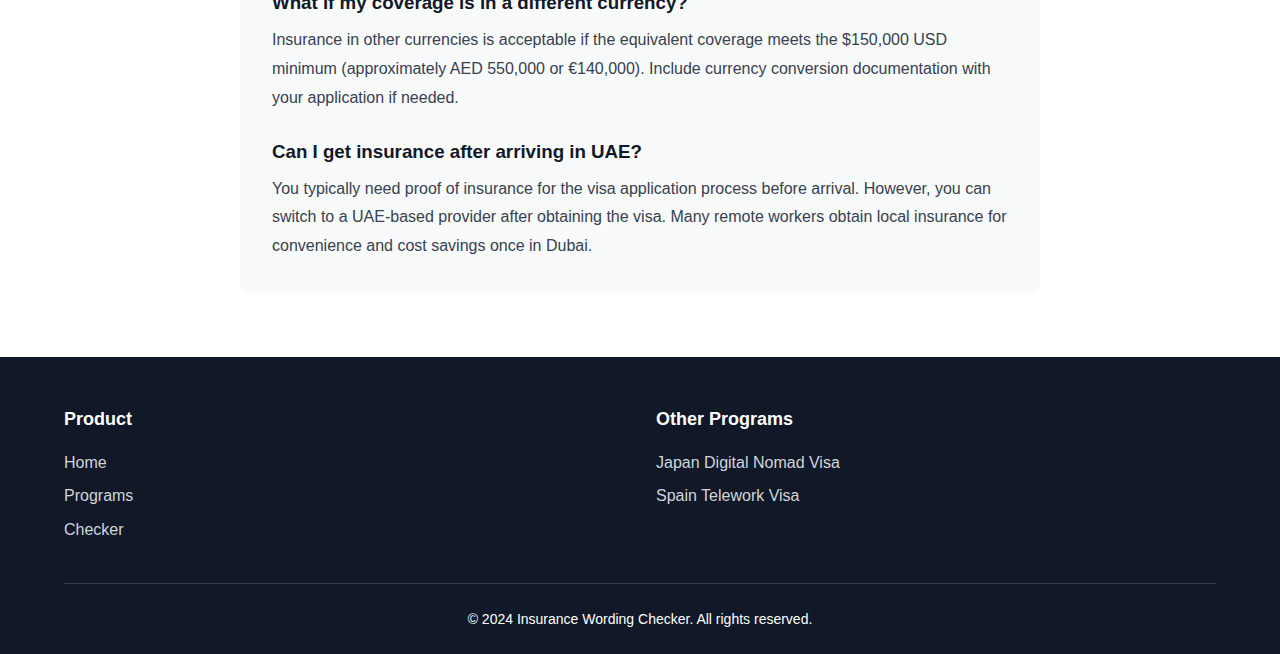
<file: programs/uae-remote-work.html>
<!DOCTYPE html>
<html lang="en">
<head>
  <meta charset="UTF-8">
  <meta name="viewport" content="width=device-width, initial-scale=1.0">
  <meta name="description" content="UAE Remote Work Visa insurance requirements. Learn what insurance coverage you need and validate your policy.">
  <title>UAE Remote Work Visa - Insurance Requirements</title>
  <link rel="stylesheet" href="../styles.css">
</head>
<body>
  <!-- Header -->
  <header class="header">
    <div class="container">
      <div class="header-content">
        <a href="../index.html" class="logo">Insurance Wording Checker</a>
        <nav>
          <ul class="nav-links">
            <li><a href="../index.html">Home</a></li>
            <li><a href="../index.html#programs">Programs</a></li>
            <li><a href="../checker.html">Checker</a></li>
          </ul>
        </nav>
      </div>
    </div>
  </header>

  <!-- Program Details -->
  <section class="section">
    <div class="container">
      <h1 class="section-title">🇦🇪 UAE Remote Work Visa</h1>
      <p class="section-subtitle">Insurance requirements and validation guide</p>

      <div style="max-width: 800px; margin: 0 auto;">
        <div style="background: white; border: 2px solid var(--neutral-200); border-radius: var(--border-radius); padding: 2rem; margin-bottom: 2rem;">
          <h2 style="color: var(--primary-color); margin-bottom: 1rem;">Program Overview</h2>
          <p style="line-height: 1.8; color: var(--neutral-700); margin-bottom: 1rem;">
            The UAE Remote Work Visa allows professionals to live in Dubai or other Emirates while working remotely for 
            employers outside the UAE. Valid for 12 months, this visa requires proof of employment, income, and comprehensive 
            health insurance coverage.
          </p>
          <p>
            <strong>Official Source:</strong> 
            <a href="https://u.ae/en/information-and-services/visa-and-emirates-id/residence-visas/remote-work-visa" target="_blank" rel="noopener">
              UAE Government Portal
            </a>
          </p>
        </div>

        <div style="background: var(--neutral-50); border-radius: var(--border-radius); padding: 2rem; margin-bottom: 2rem;">
          <h2 style="margin-bottom: 1.5rem;">Insurance Requirements</h2>
          
          <h3 style="color: var(--success-color); margin-top: 1.5rem; margin-bottom: 0.75rem;">✓ Required Elements</h3>
          <ul style="line-height: 2; color: var(--neutral-700);">
            <li><strong>Medical insurance</strong> - Policy must explicitly state "medical insurance" coverage</li>
            <li><strong>Valid in UAE</strong> - Coverage must be valid in the United Arab Emirates (Dubai, Abu Dhabi, etc.)</li>
            <li><strong>Emergency medical</strong> - Must include emergency medical services coverage</li>
            <li><strong>Minimum coverage of $150,000 USD</strong> - Medical coverage must meet or exceed this amount</li>
          </ul>

          <h3 style="color: var(--danger-color); margin-top: 1.5rem; margin-bottom: 0.75rem;">✗ Disqualifying Factors</h3>
          <ul style="line-height: 2; color: var(--neutral-700);">
            <li><strong>Excludes UAE/Middle East</strong> - Policy must not exclude UAE or Middle East region</li>
            <li><strong>Tourist visa only</strong> - Tourist-only coverage typically doesn't meet work visa requirements</li>
            <li><strong>Insufficient coverage limits</strong> - Medical coverage below $150,000 USD</li>
          </ul>
        </div>

        <div style="background: white; border: 2px solid var(--primary-color); border-radius: var(--border-radius); padding: 2rem; margin-bottom: 2rem;">
          <h2 style="color: var(--primary-color); margin-bottom: 1rem;">Check Your Policy</h2>
          <p style="margin-bottom: 1.5rem; line-height: 1.8;">
            Use our free checker tool to validate your insurance policy meets UAE Remote Work Visa requirements. 
            Get instant red/green checklist with detailed explanations.
          </p>
          <a href="../checker.html" class="btn btn-primary">Check Your Policy Now</a>
        </div>

        <div style="background: var(--neutral-50); border-radius: var(--border-radius); padding: 2rem;">
          <h2 style="margin-bottom: 1rem;">Common Questions</h2>
          
          <div style="margin-bottom: 1.5rem;">
            <h3 style="color: var(--neutral-900); margin-bottom: 0.5rem;">Do I need UAE-specific insurance?</h3>
            <p style="color: var(--neutral-700); line-height: 1.8;">
              While you don't need a UAE-based insurance company, your policy must explicitly cover medical treatment in the UAE. 
              International policies that include worldwide or Middle East coverage are typically acceptable. Some applicants 
              obtain local UAE health insurance after arrival.
            </p>
          </div>

          <div style="margin-bottom: 1.5rem;">
            <h3 style="color: var(--neutral-900); margin-bottom: 0.5rem;">What if my coverage is in a different currency?</h3>
            <p style="color: var(--neutral-700); line-height: 1.8;">
              Insurance in other currencies is acceptable if the equivalent coverage meets the $150,000 USD minimum 
              (approximately AED 550,000 or €140,000). Include currency conversion documentation with your application if needed.
            </p>
          </div>

          <div>
            <h3 style="color: var(--neutral-900); margin-bottom: 0.5rem;">Can I get insurance after arriving in UAE?</h3>
            <p style="color: var(--neutral-700); line-height: 1.8;">
              You typically need proof of insurance for the visa application process before arrival. However, you can switch 
              to a UAE-based provider after obtaining the visa. Many remote workers obtain local insurance for convenience and 
              cost savings once in Dubai.
            </p>
          </div>
        </div>
      </div>
    </div>
  </section>

  <!-- Footer -->
  <footer class="footer">
    <div class="container">
      <div class="footer-content">
        <div class="footer-section">
          <h4>Product</h4>
          <ul class="footer-links">
            <li><a href="../index.html">Home</a></li>
            <li><a href="../index.html#programs">Programs</a></li>
            <li><a href="../checker.html">Checker</a></li>
          </ul>
        </div>
        
        <div class="footer-section">
          <h4>Other Programs</h4>
          <ul class="footer-links">
            <li><a href="japan-digital-nomad.html">Japan Digital Nomad Visa</a></li>
            <li><a href="spain-telework.html">Spain Telework Visa</a></li>
          </ul>
        </div>
      </div>
      
      <div class="footer-bottom">
        <p>&copy; 2024 Insurance Wording Checker. All rights reserved.</p>
      </div>
    </div>
  </footer>
</body>
</html>
</file>
<file: styles.css>
/* Insurance Wording Checker - Main Styles */

/* CSS Reset & Base */
* {
  margin: 0;
  padding: 0;
  box-sizing: border-box;
}

:root {
  --primary-color: #2563eb;
  --primary-dark: #1e40af;
  --success-color: #16a34a;
  --success-light: #dcfce7;
  --danger-color: #dc2626;
  --danger-light: #fee2e2;
  --neutral-50: #f9fafb;
  --neutral-100: #f3f4f6;
  --neutral-200: #e5e7eb;
  --neutral-300: #d1d5db;
  --neutral-600: #4b5563;
  --neutral-700: #374151;
  --neutral-900: #111827;
  --border-radius: 8px;
  --shadow-sm: 0 1px 2px 0 rgba(0, 0, 0, 0.05);
  --shadow-md: 0 4px 6px -1px rgba(0, 0, 0, 0.1);
  --shadow-lg: 0 10px 15px -3px rgba(0, 0, 0, 0.1);
}

body {
  font-family: -apple-system, BlinkMacSystemFont, 'Segoe UI', Roboto, 'Helvetica Neue', Arial, sans-serif;
  line-height: 1.6;
  color: var(--neutral-900);
  background-color: #ffffff;
}

/* Container & Layout */
.container {
  max-width: 1200px;
  margin: 0 auto;
  padding: 0 1.5rem;
}

.section {
  padding: 4rem 0;
}

.section-title {
  font-size: 2.5rem;
  font-weight: 700;
  margin-bottom: 1rem;
  text-align: center;
  color: var(--neutral-900);
}

.section-subtitle {
  font-size: 1.25rem;
  color: var(--neutral-600);
  text-align: center;
  margin-bottom: 3rem;
}

/* Header */
.header {
  background-color: #ffffff;
  border-bottom: 1px solid var(--neutral-200);
  padding: 1rem 0;
  position: sticky;
  top: 0;
  z-index: 100;
  box-shadow: var(--shadow-sm);
}

.header-content {
  display: flex;
  justify-content: space-between;
  align-items: center;
}

.logo {
  font-size: 1.5rem;
  font-weight: 700;
  color: var(--primary-color);
  text-decoration: none;
}

.nav-links {
  display: flex;
  gap: 2rem;
  list-style: none;
}

.nav-links a {
  color: var(--neutral-700);
  text-decoration: none;
  font-weight: 500;
  transition: color 0.2s;
}

.nav-links a:hover {
  color: var(--primary-color);
}

/* Hero Section */
.hero {
  background: linear-gradient(135deg, #667eea 0%, #764ba2 100%);
  color: white;
  padding: 5rem 0 3rem;
}

.hero h1 {
  font-size: 3rem;
  font-weight: 800;
  margin-bottom: 1rem;
  line-height: 1.2;
}

.hero-subtitle {
  font-size: 1.5rem;
  margin-bottom: 3rem;
  opacity: 0.95;
}

/* Checker Panel */
.checker-panel {
  background: white;
  border-radius: var(--border-radius);
  padding: 2rem;
  box-shadow: var(--shadow-lg);
  margin-bottom: 2rem;
}

.checker-panel h2 {
  color: var(--neutral-900);
  margin-bottom: 1.5rem;
  font-size: 1.75rem;
}

.form-group {
  margin-bottom: 1.5rem;
}

.form-label {
  display: block;
  font-weight: 600;
  margin-bottom: 0.5rem;
  color: var(--neutral-700);
}

.form-select,
.form-textarea {
  width: 100%;
  padding: 0.75rem;
  border: 2px solid var(--neutral-300);
  border-radius: var(--border-radius);
  font-size: 1rem;
  font-family: inherit;
  transition: border-color 0.2s;
}

.form-select:focus,
.form-textarea:focus {
  outline: none;
  border-color: var(--primary-color);
}

.form-textarea {
  min-height: 200px;
  resize: vertical;
}

.disclaimer {
  background: var(--neutral-100);
  padding: 1rem;
  border-radius: var(--border-radius);
  margin-bottom: 1.5rem;
  font-size: 0.875rem;
  color: var(--neutral-600);
}

.button-group {
  display: flex;
  gap: 1rem;
  flex-wrap: wrap;
}

.btn {
  padding: 0.75rem 1.5rem;
  border: none;
  border-radius: var(--border-radius);
  font-size: 1rem;
  font-weight: 600;
  cursor: pointer;
  transition: all 0.2s;
  text-decoration: none;
  display: inline-block;
}

.btn-primary {
  background: var(--primary-color);
  color: white;
}

.btn-primary:hover:not(:disabled) {
  background: var(--primary-dark);
  transform: translateY(-1px);
  box-shadow: var(--shadow-md);
}

.btn-secondary {
  background: var(--neutral-200);
  color: var(--neutral-700);
}

.btn-secondary:hover:not(:disabled) {
  background: var(--neutral-300);
}

.btn:disabled {
  opacity: 0.5;
  cursor: not-allowed;
}

.checks-info {
  text-align: center;
  margin-top: 1rem;
  color: var(--neutral-600);
  font-size: 0.875rem;
}

.checks-remaining {
  font-weight: 700;
  color: var(--primary-color);
}

/* Results Container */
.results-container {
  margin-top: 2rem;
  display: none;
}

.results-container.active {
  display: block;
}

.overall-status {
  padding: 1.5rem;
  border-radius: var(--border-radius);
  margin-bottom: 1.5rem;
  border: 2px solid;
}

.overall-status.pass {
  background: var(--success-light);
  border-color: var(--success-color);
  color: var(--success-color);
}

.overall-status.fail {
  background: var(--danger-light);
  border-color: var(--danger-color);
  color: var(--danger-color);
}

.overall-status h3 {
  margin-bottom: 0.5rem;
  font-size: 1.5rem;
}

.overall-status p {
  color: var(--neutral-700);
  margin: 0;
}

.overall-status a {
  color: var(--primary-color);
  font-weight: 600;
}

.check-section {
  background: var(--neutral-50);
  padding: 1.5rem;
  border-radius: var(--border-radius);
  margin-bottom: 1rem;
}

.check-section h4 {
  margin-bottom: 1rem;
  color: var(--neutral-900);
  font-size: 1.25rem;
}

.check-item {
  display: grid;
  grid-template-columns: auto 1fr auto auto;
  gap: 1rem;
  align-items: center;
  padding: 0.75rem;
  background: white;
  border-radius: var(--border-radius);
  margin-bottom: 0.5rem;
  border: 2px solid;
}

.check-item.pass {
  border-color: var(--success-color);
}

.check-item.fail {
  border-color: var(--danger-color);
}

.check-icon {
  font-size: 1.5rem;
  font-weight: 700;
}

.status-pass {
  color: var(--success-color);
}

.status-fail {
  color: var(--danger-color);
}

.check-label {
  font-weight: 500;
}

.check-status {
  font-size: 0.875rem;
  font-weight: 600;
  padding: 0.25rem 0.75rem;
  border-radius: 999px;
  background: var(--neutral-100);
}

.tooltip-btn {
  position: relative;
  width: 24px;
  height: 24px;
  border-radius: 50%;
  border: 2px solid var(--neutral-300);
  background: white;
  cursor: help;
  transition: all 0.2s;
}

.tooltip-btn:hover,
.tooltip-btn:focus {
  border-color: var(--primary-color);
  outline: none;
}

.tooltip-icon {
  font-size: 0.875rem;
  font-weight: 700;
  color: var(--neutral-600);
}

.tooltip-content {
  display: none;
  position: absolute;
  bottom: 100%;
  right: 0;
  margin-bottom: 0.5rem;
  padding: 0.75rem;
  background: var(--neutral-900);
  color: white;
  border-radius: var(--border-radius);
  font-size: 0.875rem;
  width: 250px;
  box-shadow: var(--shadow-lg);
  z-index: 10;
  line-height: 1.4;
}

.tooltip-btn.active .tooltip-content,
.tooltip-btn:hover .tooltip-content {
  display: block;
}

.tooltip-content::after {
  content: '';
  position: absolute;
  top: 100%;
  right: 10px;
  border: 6px solid transparent;
  border-top-color: var(--neutral-900);
}

/* Paywall Modal */
.modal {
  display: none;
  position: fixed;
  top: 0;
  left: 0;
  width: 100%;
  height: 100%;
  background: rgba(0, 0, 0, 0.7);
  z-index: 1000;
  align-items: center;
  justify-content: center;
}

.modal.active {
  display: flex;
}

.modal-content {
  background: white;
  padding: 2.5rem;
  border-radius: var(--border-radius);
  max-width: 500px;
  width: 90%;
  box-shadow: var(--shadow-lg);
  text-align: center;
}

.modal-content h3 {
  font-size: 2rem;
  margin-bottom: 1rem;
  color: var(--neutral-900);
}

.modal-content p {
  margin-bottom: 1.5rem;
  color: var(--neutral-600);
  line-height: 1.8;
}

.modal-buttons {
  display: flex;
  gap: 1rem;
  justify-content: center;
}

/* Trust Section */
.trust-section {
  background: var(--neutral-50);
}

.trust-grid {
  display: grid;
  grid-template-columns: repeat(auto-fit, minmax(250px, 1fr));
  gap: 2rem;
}

.trust-item {
  text-align: center;
  padding: 2rem;
}

.trust-icon {
  font-size: 3rem;
  margin-bottom: 1rem;
}

.trust-item h3 {
  margin-bottom: 0.5rem;
  color: var(--neutral-900);
}

.trust-item p {
  color: var(--neutral-600);
}

/* How It Works */
.steps-grid {
  display: grid;
  grid-template-columns: repeat(auto-fit, minmax(200px, 1fr));
  gap: 2rem;
  margin-top: 2rem;
}

.step {
  text-align: center;
}

.step-number {
  display: inline-block;
  width: 50px;
  height: 50px;
  background: var(--primary-color);
  color: white;
  border-radius: 50%;
  line-height: 50px;
  font-size: 1.5rem;
  font-weight: 700;
  margin-bottom: 1rem;
}

.step h3 {
  margin-bottom: 0.5rem;
  color: var(--neutral-900);
}

.step p {
  color: var(--neutral-600);
}

/* Programs Grid */
.programs-grid {
  display: grid;
  grid-template-columns: repeat(auto-fit, minmax(300px, 1fr));
  gap: 2rem;
  margin-top: 2rem;
}

.program-card {
  background: white;
  border: 2px solid var(--neutral-200);
  border-radius: var(--border-radius);
  padding: 2rem;
  transition: all 0.3s;
  text-decoration: none;
  color: inherit;
  display: block;
}

.program-card:hover {
  border-color: var(--primary-color);
  box-shadow: var(--shadow-md);
  transform: translateY(-2px);
}

.program-card h3 {
  color: var(--primary-color);
  margin-bottom: 0.5rem;
  font-size: 1.5rem;
}

.program-card .country {
  color: var(--neutral-600);
  font-weight: 600;
  margin-bottom: 1rem;
}

.program-card p {
  color: var(--neutral-700);
  line-height: 1.8;
}

/* FAQ Section */
.faq-list {
  max-width: 800px;
  margin: 0 auto;
}

.faq-item {
  background: white;
  border: 2px solid var(--neutral-200);
  border-radius: var(--border-radius);
  margin-bottom: 1rem;
  overflow: hidden;
}

.faq-question {
  padding: 1.5rem;
  font-weight: 600;
  cursor: pointer;
  user-select: none;
  display: flex;
  justify-content: space-between;
  align-items: center;
  color: var(--neutral-900);
}

.faq-question:hover {
  background: var(--neutral-50);
}

.faq-toggle {
  font-size: 1.5rem;
  color: var(--primary-color);
  transition: transform 0.3s;
}

.faq-item.active .faq-toggle {
  transform: rotate(45deg);
}

.faq-answer {
  max-height: 0;
  overflow: hidden;
  transition: max-height 0.3s ease;
}

.faq-item.active .faq-answer {
  max-height: 500px;
}

.faq-answer-content {
  padding: 0 1.5rem 1.5rem;
  color: var(--neutral-700);
  line-height: 1.8;
}

/* Pricing Section */
.pricing-grid {
  display: grid;
  grid-template-columns: repeat(auto-fit, minmax(280px, 1fr));
  gap: 2rem;
  max-width: 900px;
  margin: 2rem auto 0;
}

.pricing-card {
  background: white;
  border: 2px solid var(--neutral-200);
  border-radius: var(--border-radius);
  padding: 2.5rem;
  text-align: center;
}

.pricing-card.featured {
  border-color: var(--primary-color);
  box-shadow: var(--shadow-lg);
  transform: scale(1.05);
}

.plan-name {
  font-size: 1.5rem;
  font-weight: 700;
  margin-bottom: 1rem;
  color: var(--neutral-900);
}

.plan-price {
  font-size: 3rem;
  font-weight: 800;
  color: var(--primary-color);
  margin-bottom: 0.5rem;
}

.plan-period {
  color: var(--neutral-600);
  margin-bottom: 2rem;
}

.plan-features {
  list-style: none;
  margin-bottom: 2rem;
  text-align: left;
}

.plan-features li {
  padding: 0.5rem 0;
  color: var(--neutral-700);
}

.plan-features li::before {
  content: '✓';
  color: var(--success-color);
  font-weight: 700;
  margin-right: 0.5rem;
}

/* Footer */
.footer {
  background: var(--neutral-900);
  color: white;
  padding: 3rem 0 1.5rem;
}

.footer-content {
  display: grid;
  grid-template-columns: repeat(auto-fit, minmax(200px, 1fr));
  gap: 2rem;
  margin-bottom: 2rem;
}

.footer-section h4 {
  margin-bottom: 1rem;
  font-size: 1.125rem;
}

.footer-links {
  list-style: none;
}

.footer-links li {
  margin-bottom: 0.5rem;
}

.footer-links a {
  color: var(--neutral-300);
  text-decoration: none;
  transition: color 0.2s;
}

.footer-links a:hover {
  color: white;
}

.footer-bottom {
  border-top: 1px solid var(--neutral-700);
  padding-top: 1.5rem;
  text-align: center;
  color: var(--neutral-400);
  font-size: 0.875rem;
}

.error-message {
  background: var(--danger-light);
  color: var(--danger-color);
  padding: 1rem;
  border-radius: var(--border-radius);
  font-weight: 600;
  border: 2px solid var(--danger-color);
}

/* Screen reader only */
.sr-only {
  position: absolute;
  width: 1px;
  height: 1px;
  padding: 0;
  margin: -1px;
  overflow: hidden;
  clip: rect(0, 0, 0, 0);
  white-space: nowrap;
  border: 0;
}

/* Responsive Design */
@media (max-width: 768px) {
  .hero h1 {
    font-size: 2rem;
  }

  .hero-subtitle {
    font-size: 1.125rem;
  }

  .section-title {
    font-size: 2rem;
  }

  .nav-links {
    gap: 1rem;
    font-size: 0.875rem;
  }

  .check-item {
    grid-template-columns: auto 1fr;
    gap: 0.5rem;
  }

  .check-status {
    grid-column: 2;
  }

  .tooltip-btn {
    grid-column: 1 / -1;
    justify-self: start;
    margin-top: 0.5rem;
  }

  .tooltip-content {
    right: auto;
    left: 0;
  }

  .button-group {
    flex-direction: column;
  }

  .btn {
    width: 100%;
  }
}
</file>
